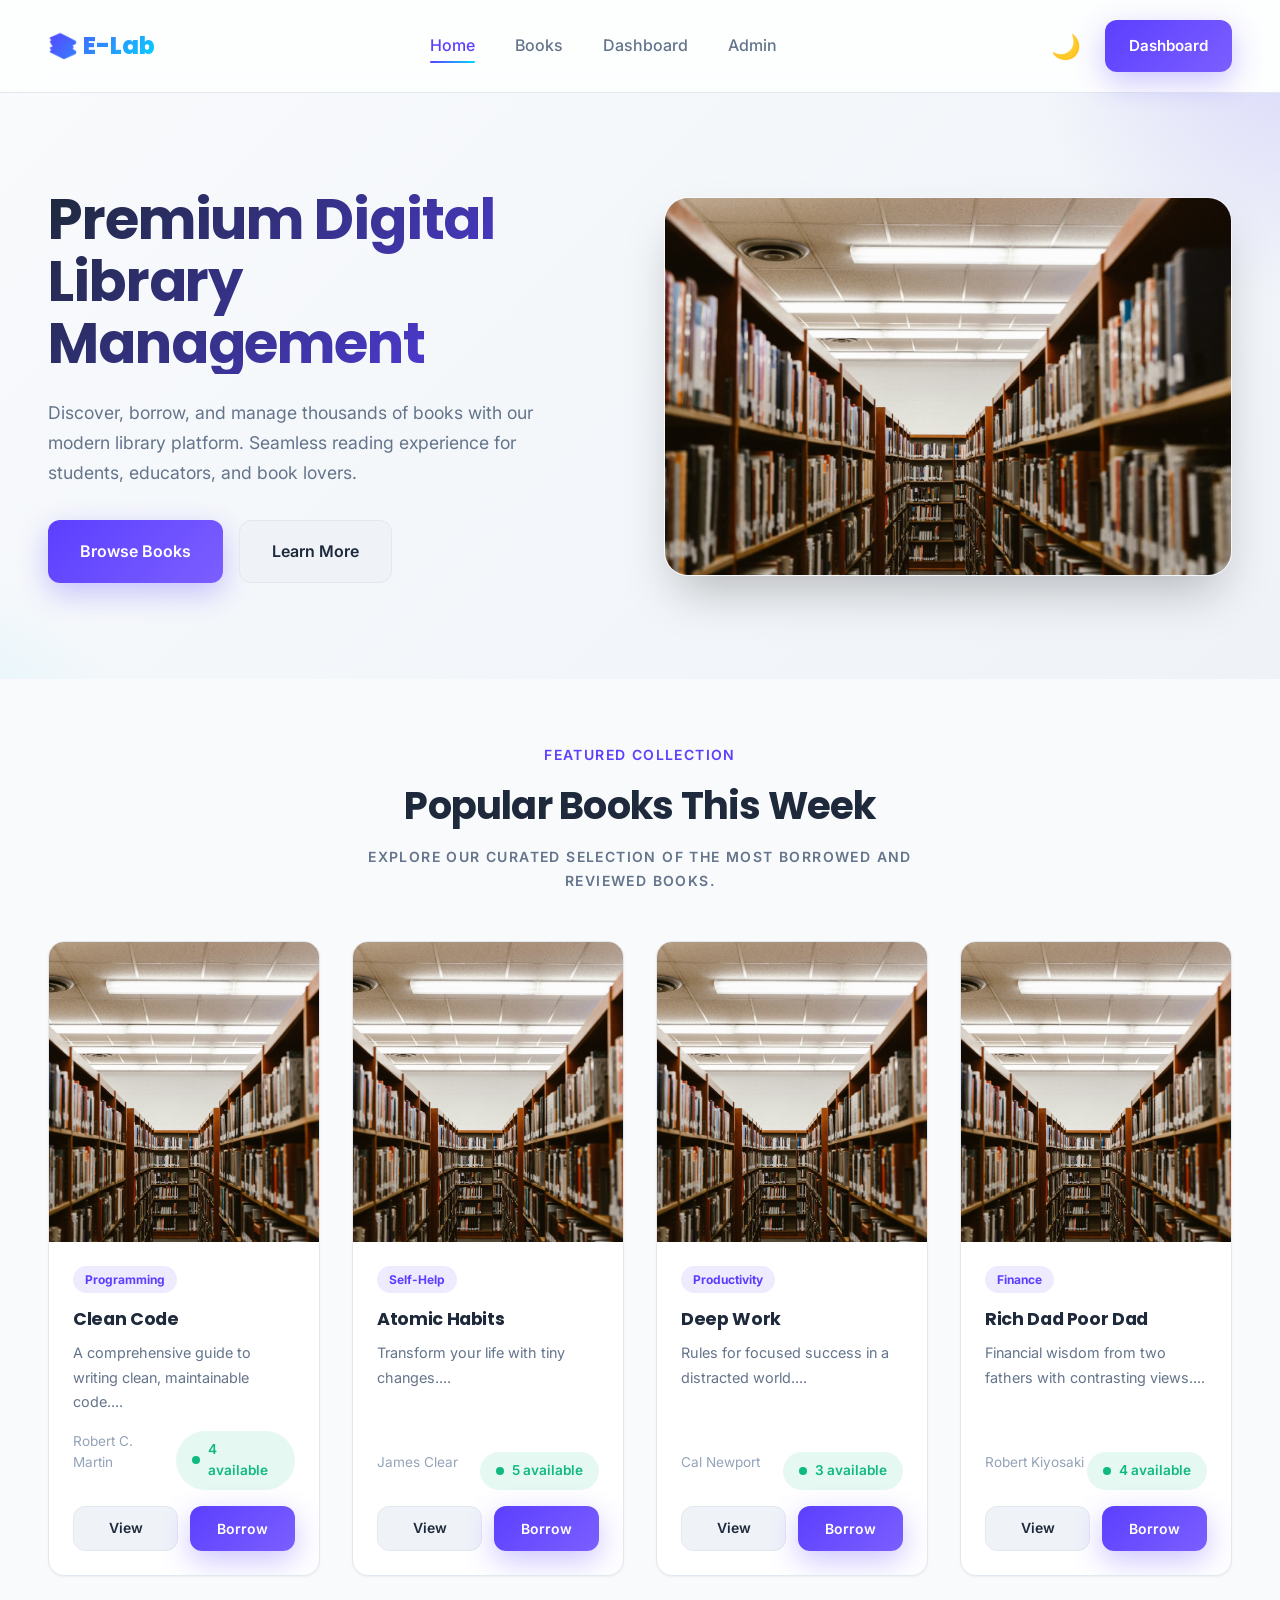
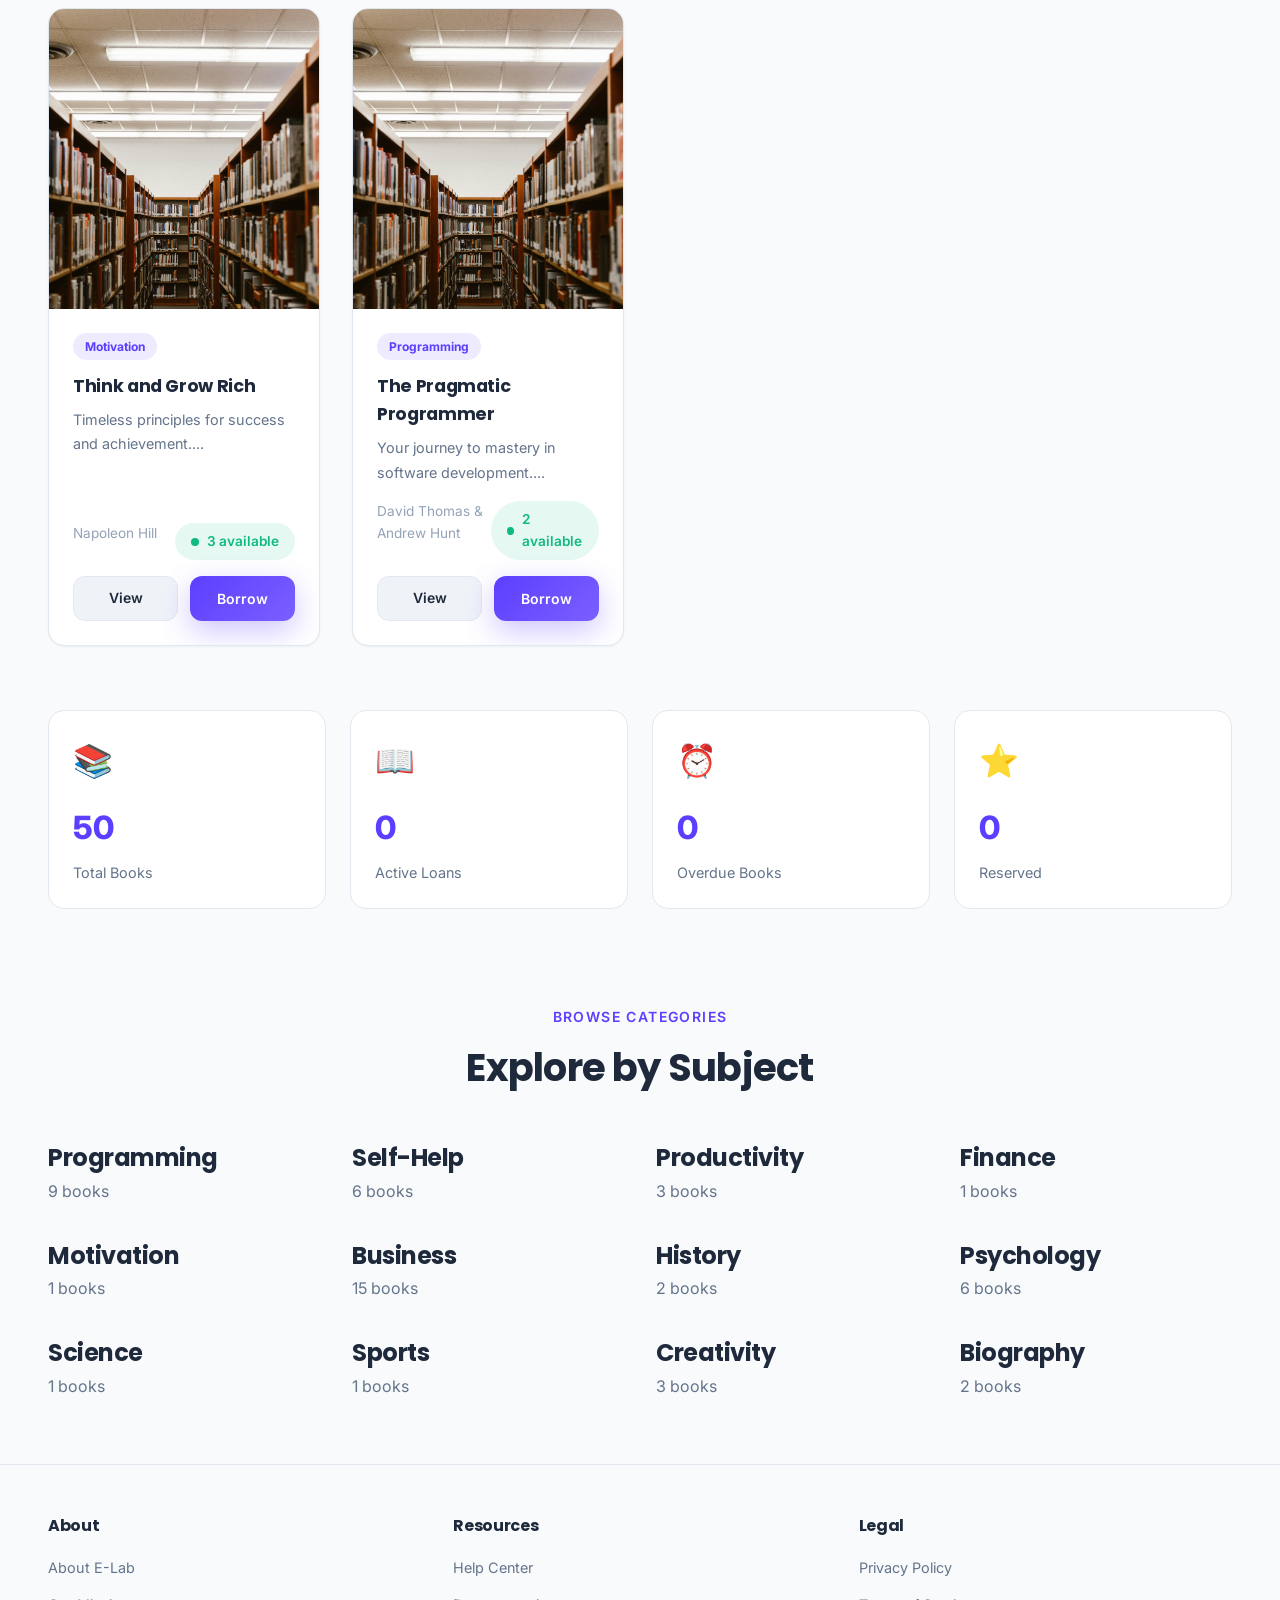
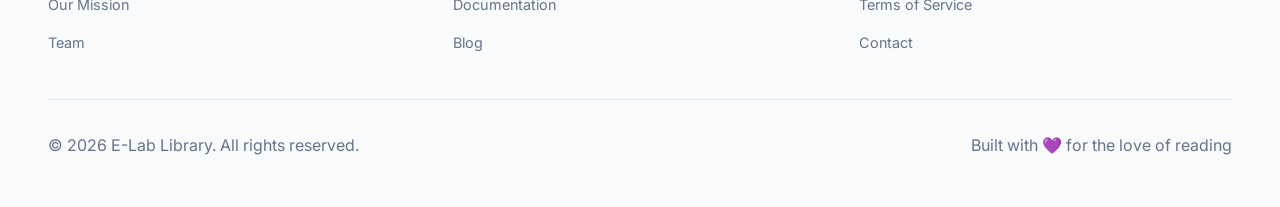
<file: index.html>
<!doctype html>
<html lang="en">
  <head>
    <meta charset="UTF-8" />
    <meta name="viewport" content="width=device-width, initial-scale=1.0" />
    <title>E-Lab Library - Premium Digital Library Management</title>
    <link rel="stylesheet" href="style.css" />
    <script defer src="script.js"></script>
  </head>
  <body class="home">
    <div class="page-wrapper">
      <header>
        <div class="container">
          <nav>
            <a href="index.html" class="logo">📚 E-Lab</a>
            <ul class="nav-links">
              <li><a href="index.html" class="active">Home</a></li>
              <li><a href="books.html">Books</a></li>
              <li><a href="dashboard.html">Dashboard</a></li>
              <li><a href="admin.html">Admin</a></li>
            </ul>
            <div class="nav-right">
              <button class="theme-toggle">🌙</button>
              <a href="dashboard.html" class="btn btn-primary">Dashboard</a>
            </div>
          </nav>
        </div>
      </header>

      <main class="page-content">
        <section class="hero">
          <div class="container">
            <div class="hero-content">
              <div class="hero-text">
                <h1>Premium Digital Library Management</h1>
                <p>
                  Discover, borrow, and manage thousands of books with our
                  modern library platform. Seamless reading experience for
                  students, educators, and book lovers.
                </p>
                <div class="hero-actions">
                  <a href="books.html" class="btn btn-primary btn-lg"
                    >Browse Books</a
                  >
                  <a href="#featured" class="btn btn-secondary btn-lg"
                    >Learn More</a
                  >
                </div>
              </div>
              <div class="hero-image">
                <img src="library.avif" alt="Library" />
              </div>
            </div>
          </div>
        </section>

        <section class="featured-section" id="featured">
          <div class="container">
            <div class="section-header">
              <p>Featured Collection</p>
              <h2>Popular Books This Week</h2>
              <p class="description">
                Explore our curated selection of the most borrowed and reviewed
                books.
              </p>
            </div>
            <div id="homeFeaturedGrid" class="card-grid"></div>
          </div>
        </section>

        <section class="stats-section">
          <div class="container">
            <div class="stats-container">
              <div class="stat-card">
                <div class="stat-icon">📚</div>
                <div class="stat-value" id="statTotalBooks">0</div>
                <div class="stat-label">Total Books</div>
              </div>
              <div class="stat-card">
                <div class="stat-icon">📖</div>
                <div class="stat-value" id="statActiveLoans">0</div>
                <div class="stat-label">Active Loans</div>
              </div>
              <div class="stat-card">
                <div class="stat-icon">⏰</div>
                <div class="stat-value" id="statOverdueCount">0</div>
                <div class="stat-label">Overdue Books</div>
              </div>
              <div class="stat-card">
                <div class="stat-icon">⭐</div>
                <div class="stat-value" id="statReservedCount">0</div>
                <div class="stat-label">Reserved</div>
              </div>
            </div>
          </div>
        </section>

        <section class="featured-section">
          <div class="container">
            <div class="section-header">
              <p>Browse Categories</p>
              <h2>Explore by Subject</h2>
            </div>
            <div id="homeCategories" class="card-grid"></div>
          </div>
        </section>
      </main>

      <footer>
        <div class="container">
          <div class="footer-content">
            <div class="footer-section">
              <h4>About</h4>
              <ul>
                <li><a href="#">About E-Lab</a></li>
                <li><a href="#">Our Mission</a></li>
                <li><a href="#">Team</a></li>
              </ul>
            </div>
            <div class="footer-section">
              <h4>Resources</h4>
              <ul>
                <li><a href="#">Help Center</a></li>
                <li><a href="#">Documentation</a></li>
                <li><a href="#">Blog</a></li>
              </ul>
            </div>
            <div class="footer-section">
              <h4>Legal</h4>
              <ul>
                <li><a href="#">Privacy Policy</a></li>
                <li><a href="#">Terms of Service</a></li>
                <li><a href="#">Contact</a></li>
              </ul>
            </div>
          </div>
          <div class="footer-bottom">
            <p>&copy; 2026 E-Lab Library. All rights reserved.</p>
            <p>Built with 💜 for the love of reading</p>
          </div>
        </div>
      </footer>
    </div>

    <div class="toast-container"></div>
  </body>
</html>
</file>
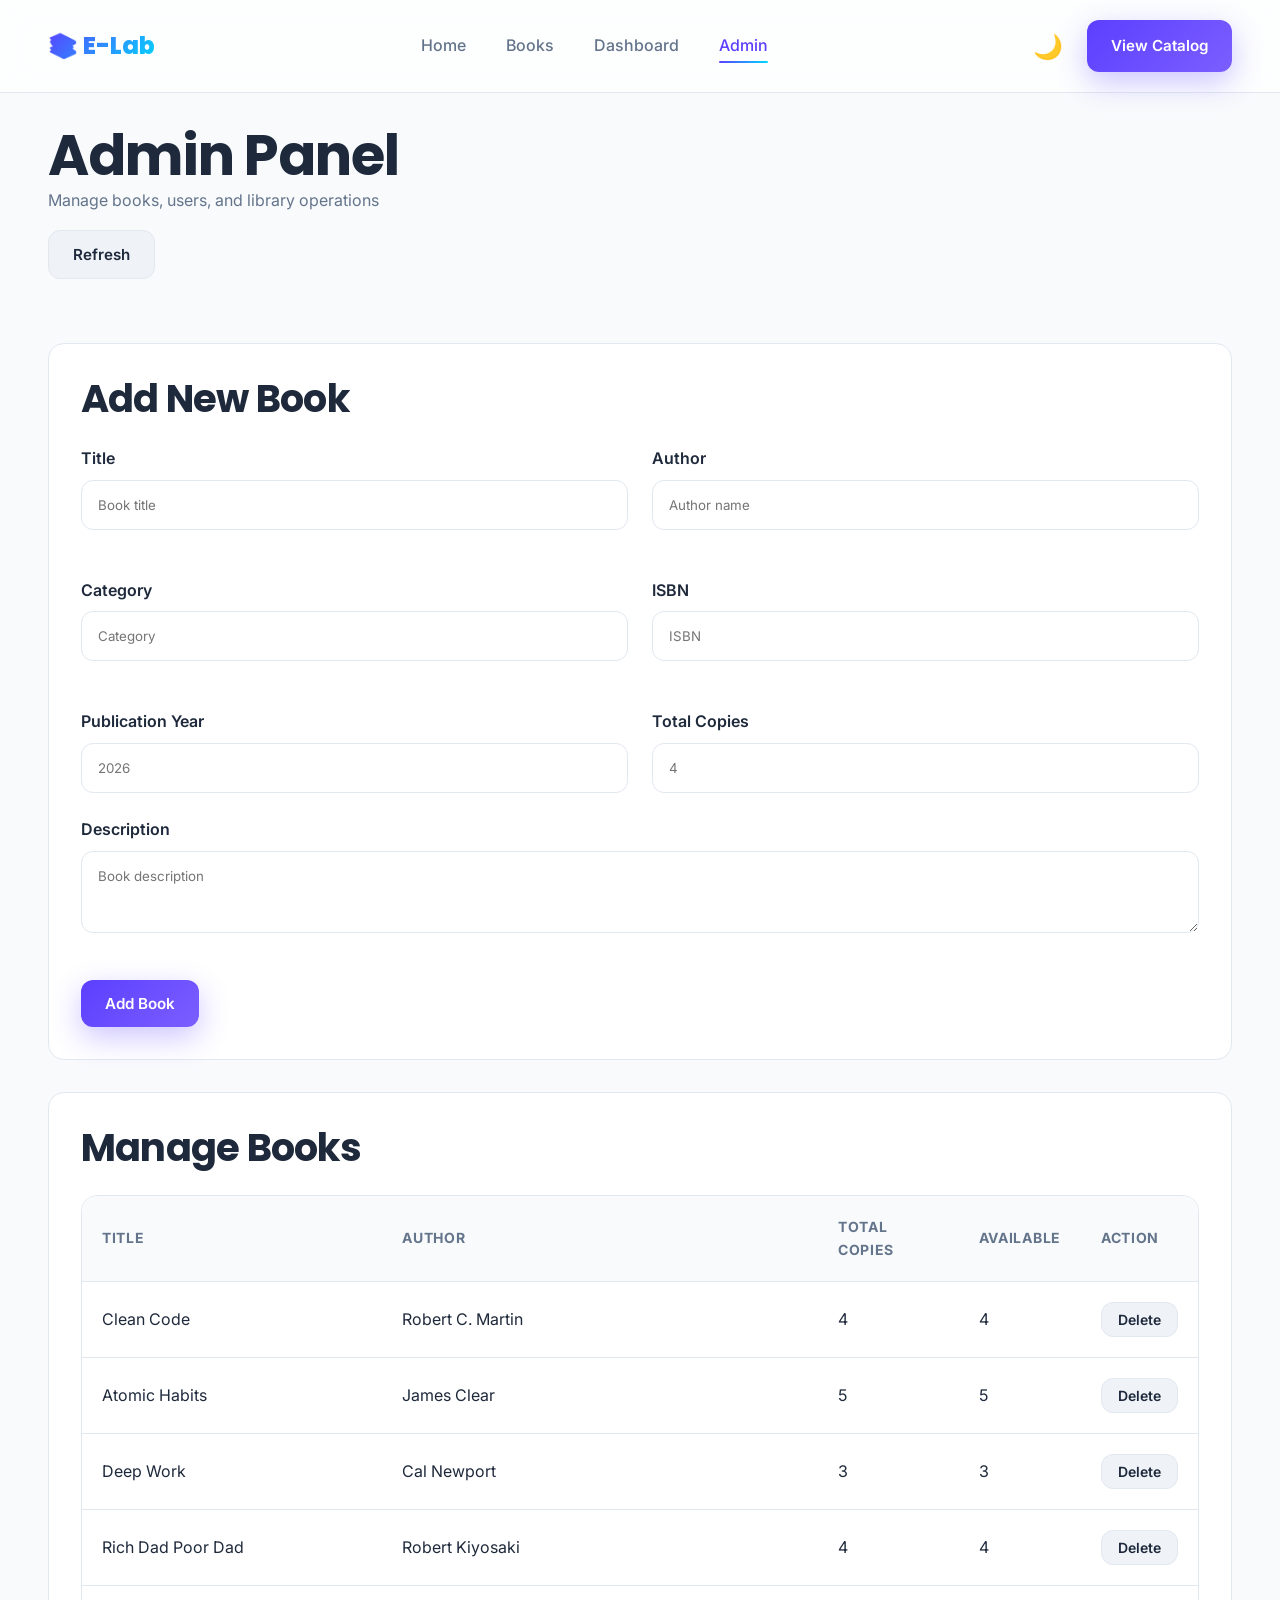
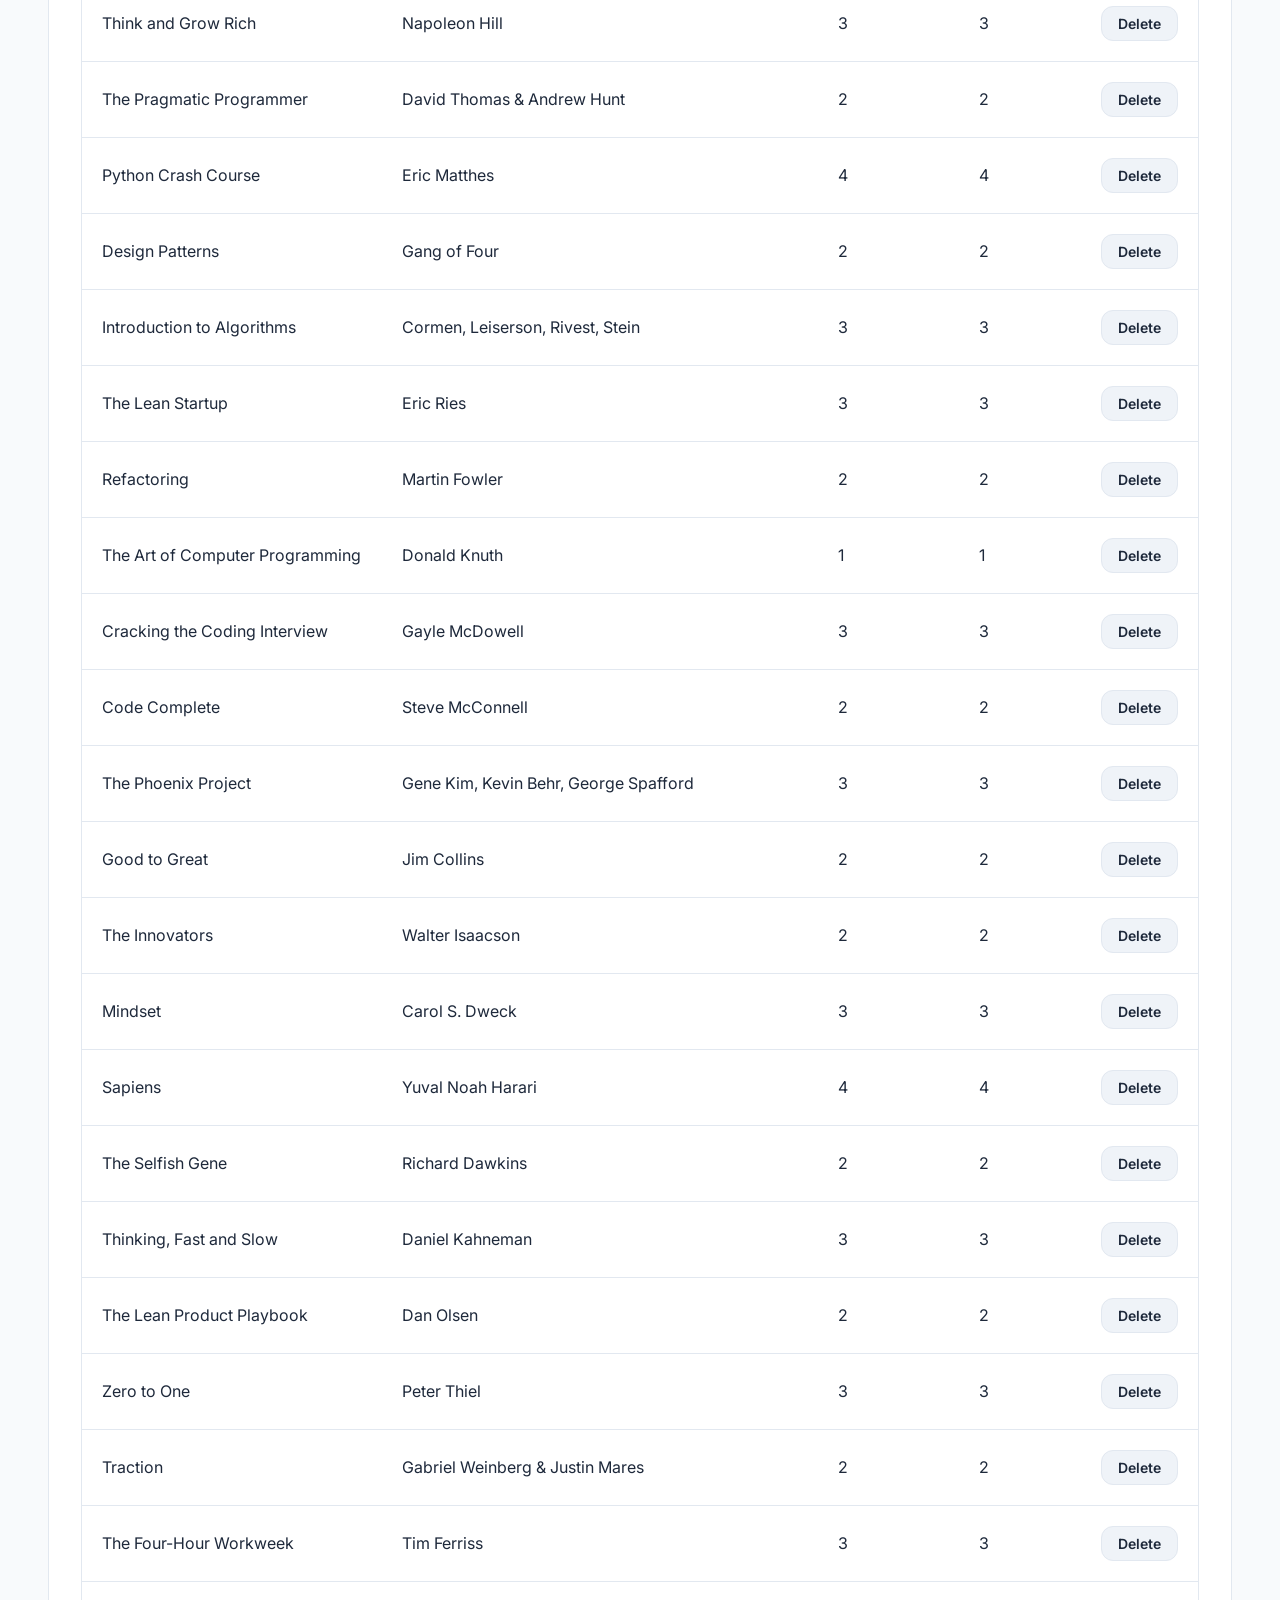
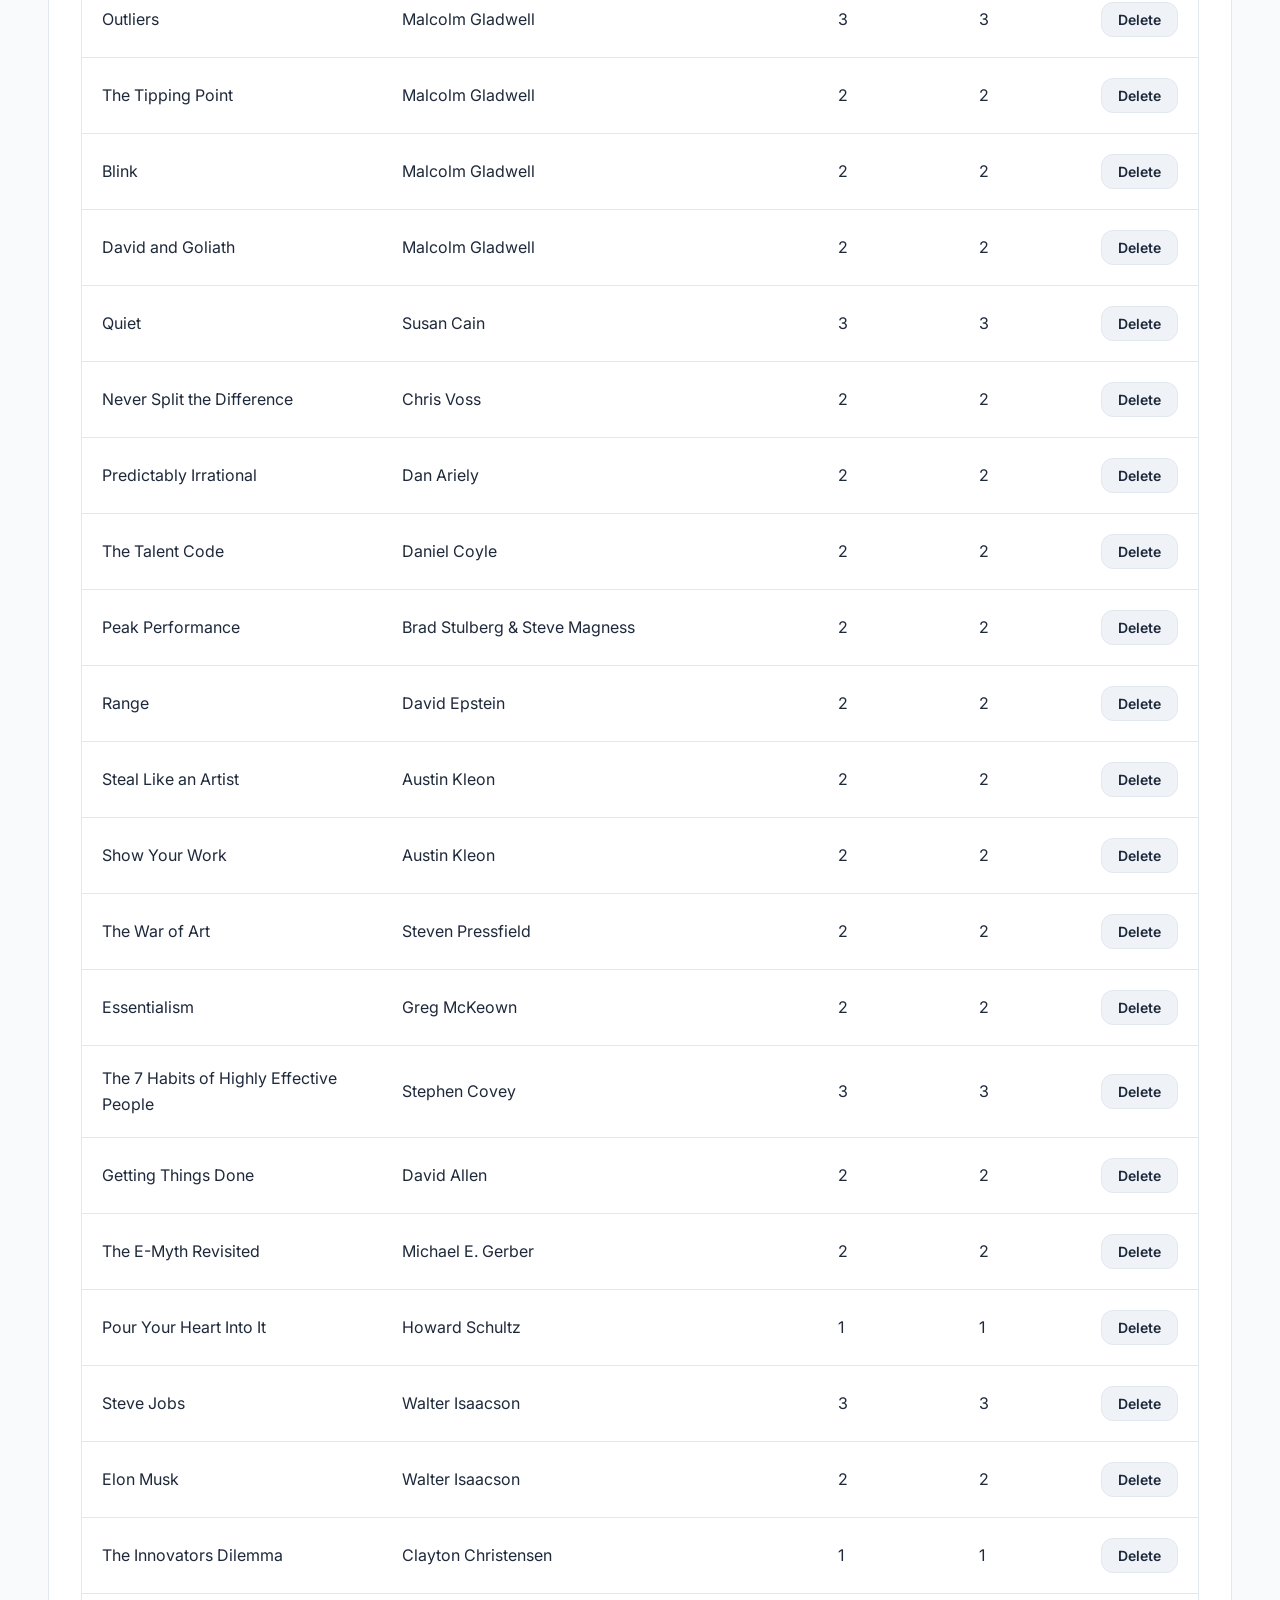
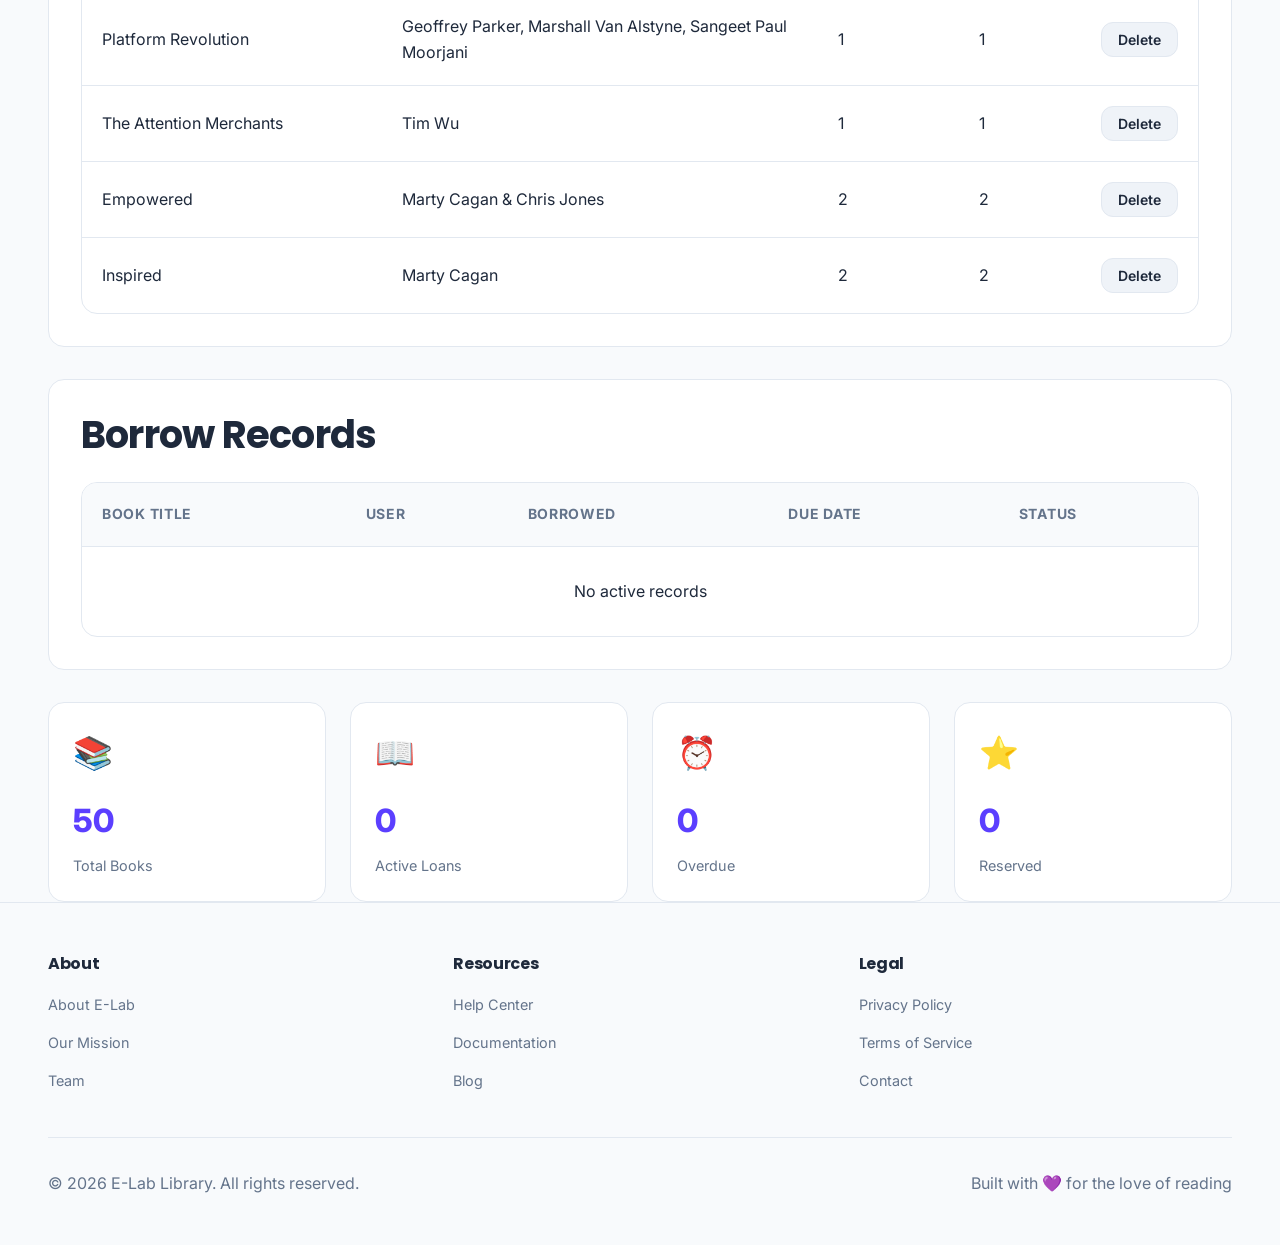
<file: admin.html>
<!doctype html>
<html lang="en">
  <head>
    <meta charset="UTF-8" />
    <meta name="viewport" content="width=device-width, initial-scale=1.0" />
    <title>Admin Panel - E-Lab Library</title>
    <link rel="stylesheet" href="style.css" />
    <script defer src="script.js"></script>
  </head>
  <body class="admin">
    <div class="page-wrapper">
      <header>
        <div class="container">
          <nav>
            <a href="index.html" class="logo">📚 E-Lab</a>
            <ul class="nav-links">
              <li><a href="index.html">Home</a></li>
              <li><a href="books.html">Books</a></li>
              <li><a href="dashboard.html">Dashboard</a></li>
              <li><a href="admin.html" class="active">Admin</a></li>
            </ul>
            <div class="nav-right">
              <button class="theme-toggle">🌙</button>
              <a href="books.html" class="btn btn-primary">View Catalog</a>
            </div>
          </nav>
        </div>
      </header>

      <main class="page-content">
        <div class="container">
          <section style="padding: 2rem 0; margin-bottom: 2rem">
            <h1>Admin Panel</h1>
            <p>Manage books, users, and library operations</p>
            <button
              id="adminRefresh"
              class="btn btn-secondary"
              style="margin-top: 1rem"
            >
              Refresh
            </button>
          </section>

          <div style="display: grid; gap: 2rem">
            <div class="stat-card" style="padding: 2rem">
              <h2>Add New Book</h2>
              <div class="form-grid" style="margin-top: 1.5rem">
                <div class="form-group">
                  <label>Title</label>
                  <input id="adminTitle" type="text" placeholder="Book title" />
                </div>
                <div class="form-group">
                  <label>Author</label>
                  <input
                    id="adminAuthor"
                    type="text"
                    placeholder="Author name"
                  />
                </div>
                <div class="form-group">
                  <label>Category</label>
                  <input
                    id="adminCategory"
                    type="text"
                    placeholder="Category"
                  />
                </div>
                <div class="form-group">
                  <label>ISBN</label>
                  <input id="adminIsbn" type="text" placeholder="ISBN" />
                </div>
                <div class="form-group">
                  <label>Publication Year</label>
                  <input id="adminYear" type="number" placeholder="2026" />
                </div>
                <div class="form-group">
                  <label>Total Copies</label>
                  <input id="adminCopies" type="number" placeholder="4" />
                </div>
              </div>
              <div class="form-group">
                <label>Description</label>
                <textarea
                  id="adminDescription"
                  rows="3"
                  placeholder="Book description"
                ></textarea>
              </div>
              <button
                id="adminAddBook"
                class="btn btn-primary"
                style="margin-top: 1rem"
              >
                Add Book
              </button>
            </div>

            <div class="stat-card" style="padding: 2rem">
              <h2>Manage Books</h2>
              <div class="table-container" style="margin-top: 1.5rem">
                <table>
                  <thead>
                    <tr>
                      <th>Title</th>
                      <th>Author</th>
                      <th>Total Copies</th>
                      <th>Available</th>
                      <th>Action</th>
                    </tr>
                  </thead>
                  <tbody id="adminBooksTable"></tbody>
                </table>
              </div>
            </div>

            <div class="stat-card" style="padding: 2rem">
              <h2>Borrow Records</h2>
              <div class="table-container" style="margin-top: 1.5rem">
                <table>
                  <thead>
                    <tr>
                      <th>Book Title</th>
                      <th>User</th>
                      <th>Borrowed</th>
                      <th>Due Date</th>
                      <th>Status</th>
                    </tr>
                  </thead>
                  <tbody id="adminBorrowRecords"></tbody>
                </table>
              </div>
            </div>

            <div
              style="
                display: grid;
                grid-template-columns: repeat(auto-fit, minmax(200px, 1fr));
                gap: 1.5rem;
              "
            >
              <div class="stat-card">
                <div class="stat-icon">📚</div>
                <div class="stat-value" id="adminTotalBooks">0</div>
                <div class="stat-label">Total Books</div>
              </div>
              <div class="stat-card">
                <div class="stat-icon">📖</div>
                <div class="stat-value" id="adminActiveLoans">0</div>
                <div class="stat-label">Active Loans</div>
              </div>
              <div class="stat-card">
                <div class="stat-icon">⏰</div>
                <div class="stat-value" id="adminOverdueLoans">0</div>
                <div class="stat-label">Overdue</div>
              </div>
              <div class="stat-card">
                <div class="stat-icon">⭐</div>
                <div class="stat-value" id="adminReservedBooks">0</div>
                <div class="stat-label">Reserved</div>
              </div>
            </div>
          </div>
        </div>
      </main>

      <footer>
        <div class="container">
          <div class="footer-content">
            <div class="footer-section">
              <h4>About</h4>
              <ul>
                <li><a href="#">About E-Lab</a></li>
                <li><a href="#">Our Mission</a></li>
                <li><a href="#">Team</a></li>
              </ul>
            </div>
            <div class="footer-section">
              <h4>Resources</h4>
              <ul>
                <li><a href="#">Help Center</a></li>
                <li><a href="#">Documentation</a></li>
                <li><a href="#">Blog</a></li>
              </ul>
            </div>
            <div class="footer-section">
              <h4>Legal</h4>
              <ul>
                <li><a href="#">Privacy Policy</a></li>
                <li><a href="#">Terms of Service</a></li>
                <li><a href="#">Contact</a></li>
              </ul>
            </div>
          </div>
          <div class="footer-bottom">
            <p>&copy; 2026 E-Lab Library. All rights reserved.</p>
            <p>Built with 💜 for the love of reading</p>
          </div>
        </div>
      </footer>
    </div>

    <div class="toast-container"></div>
  </body>
</html>
</file>
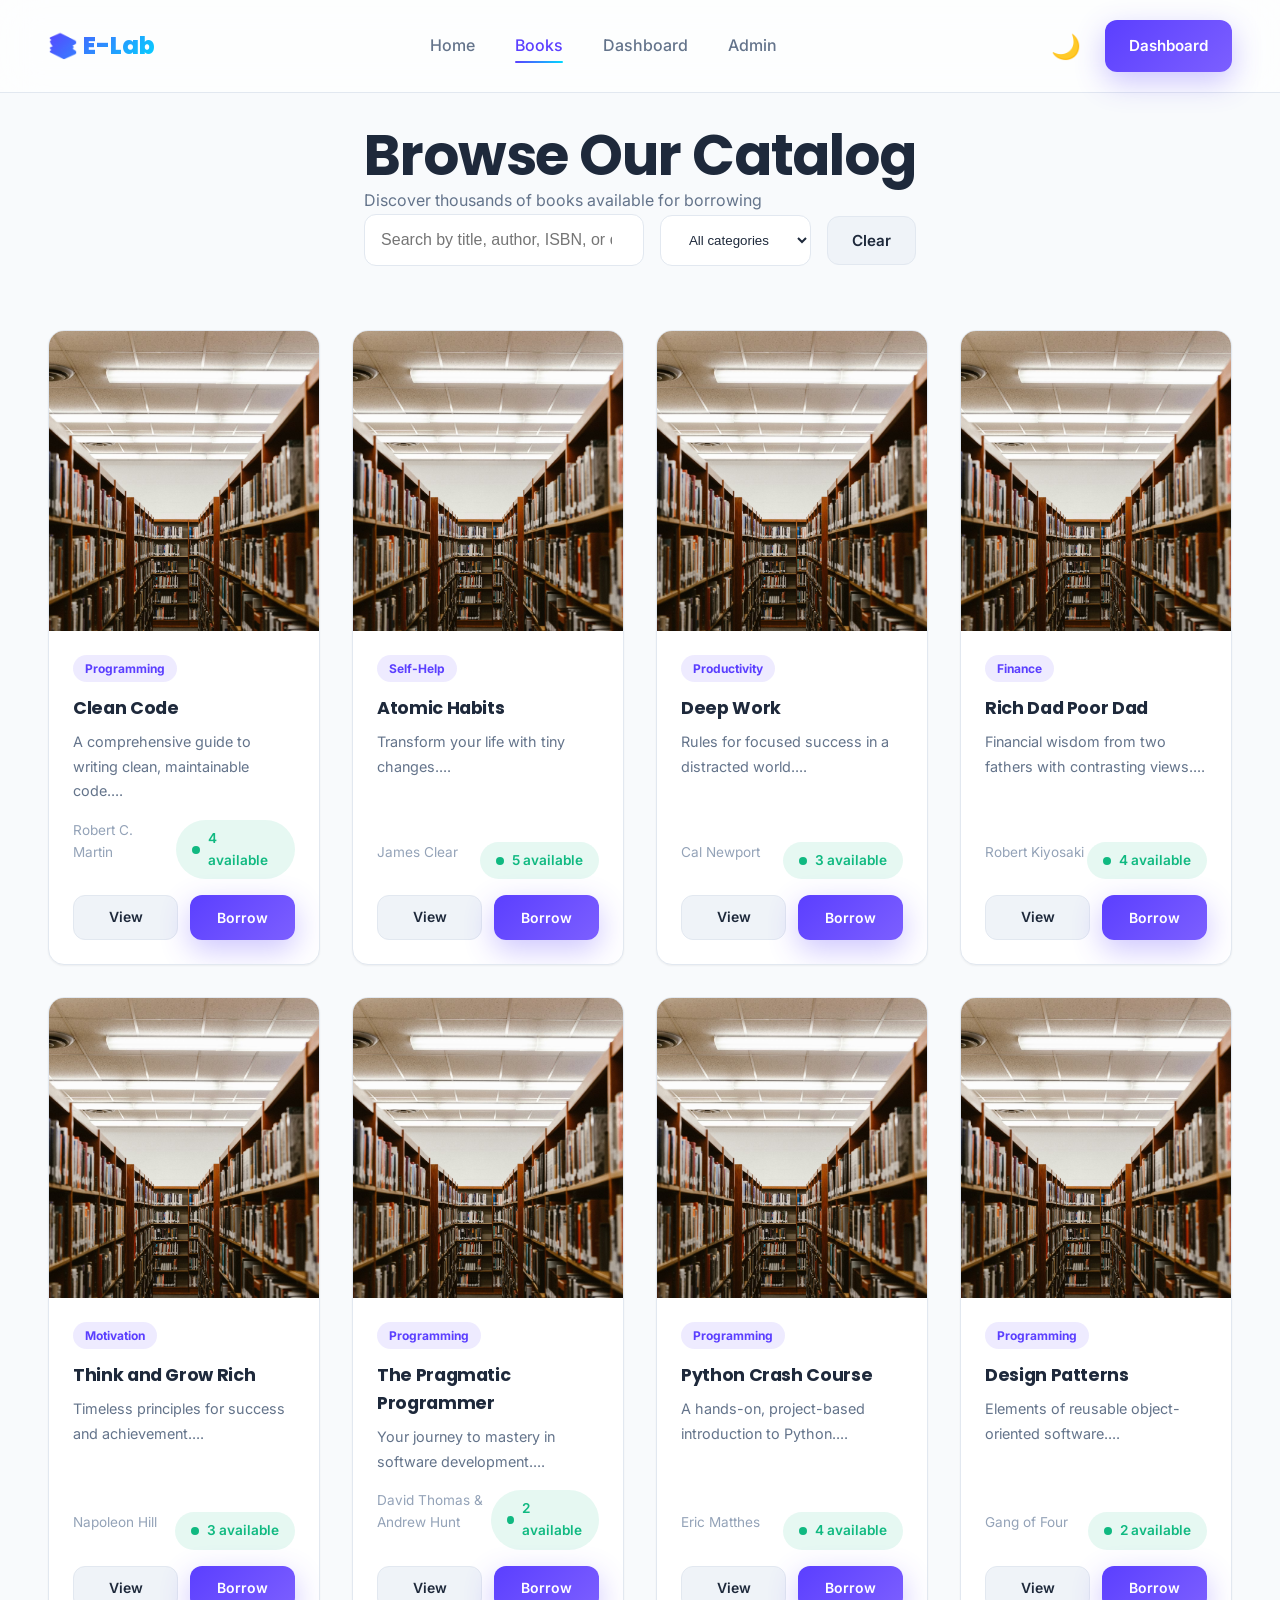
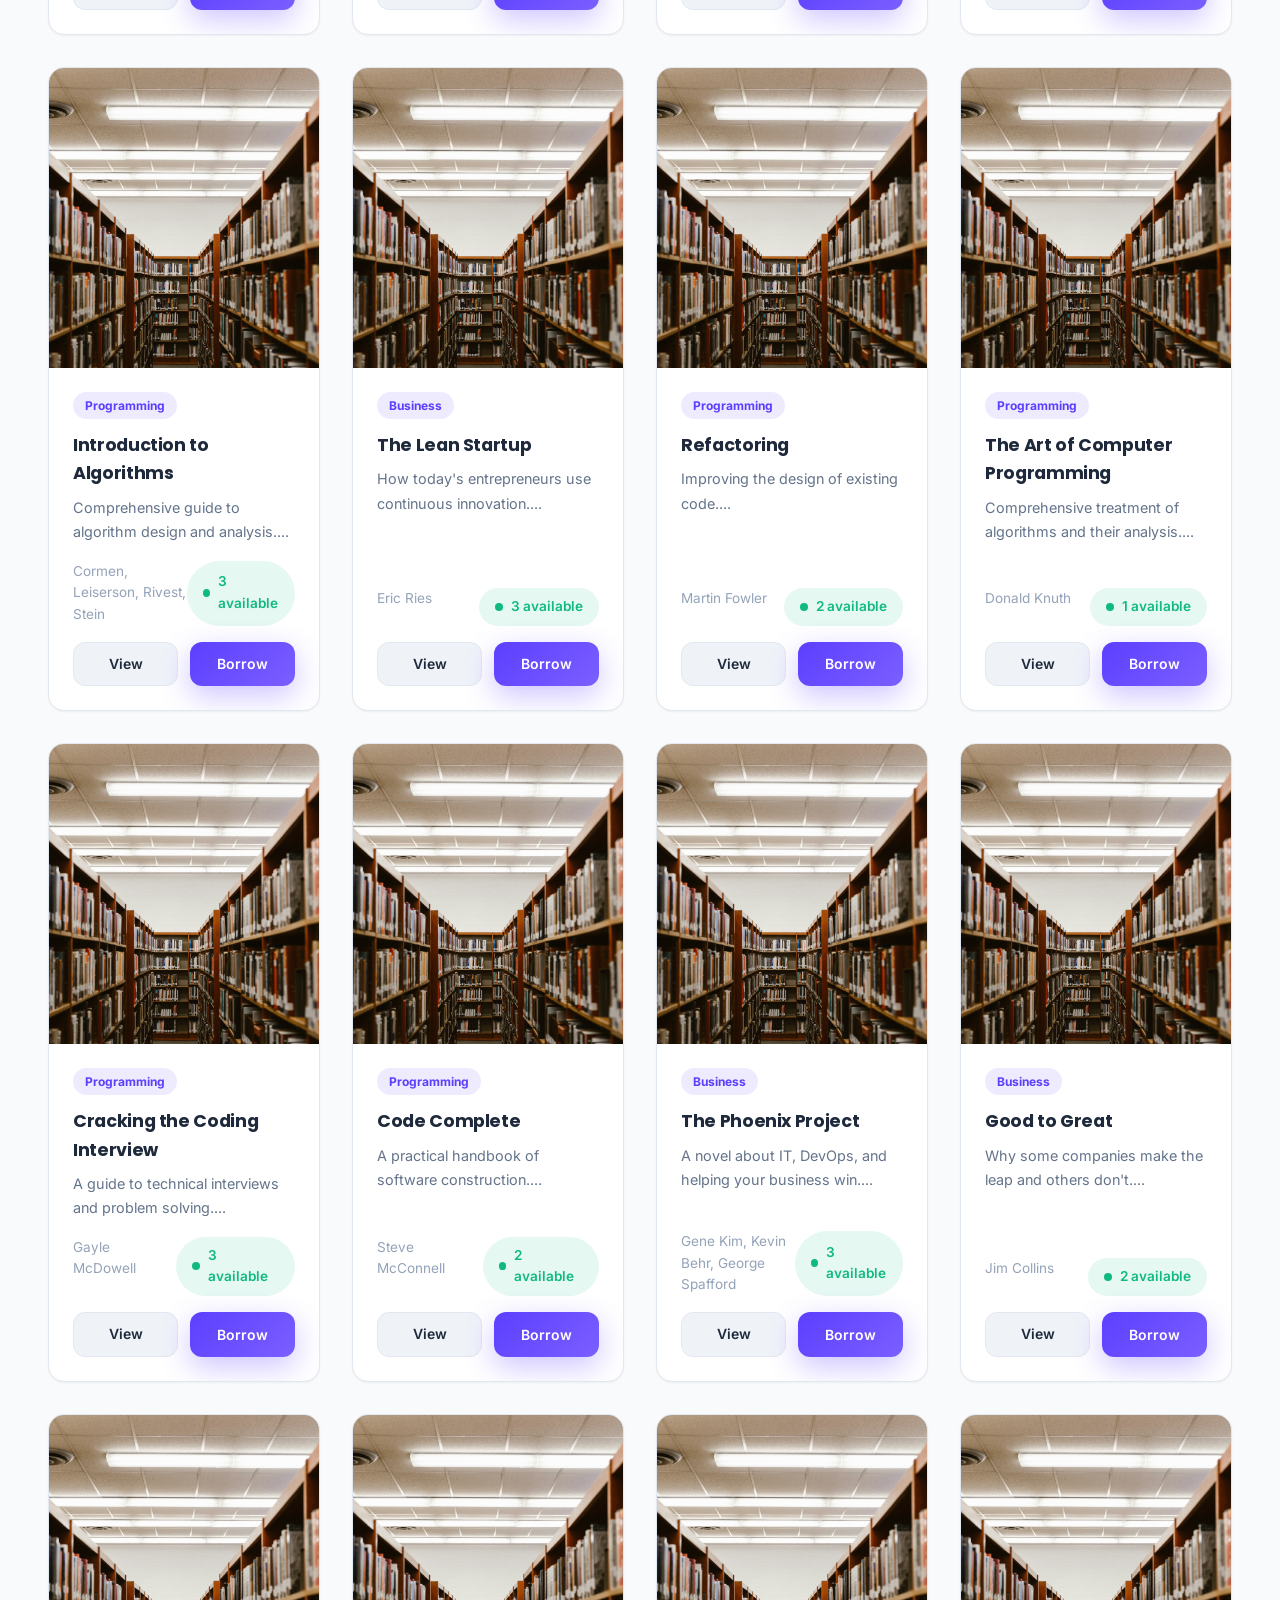
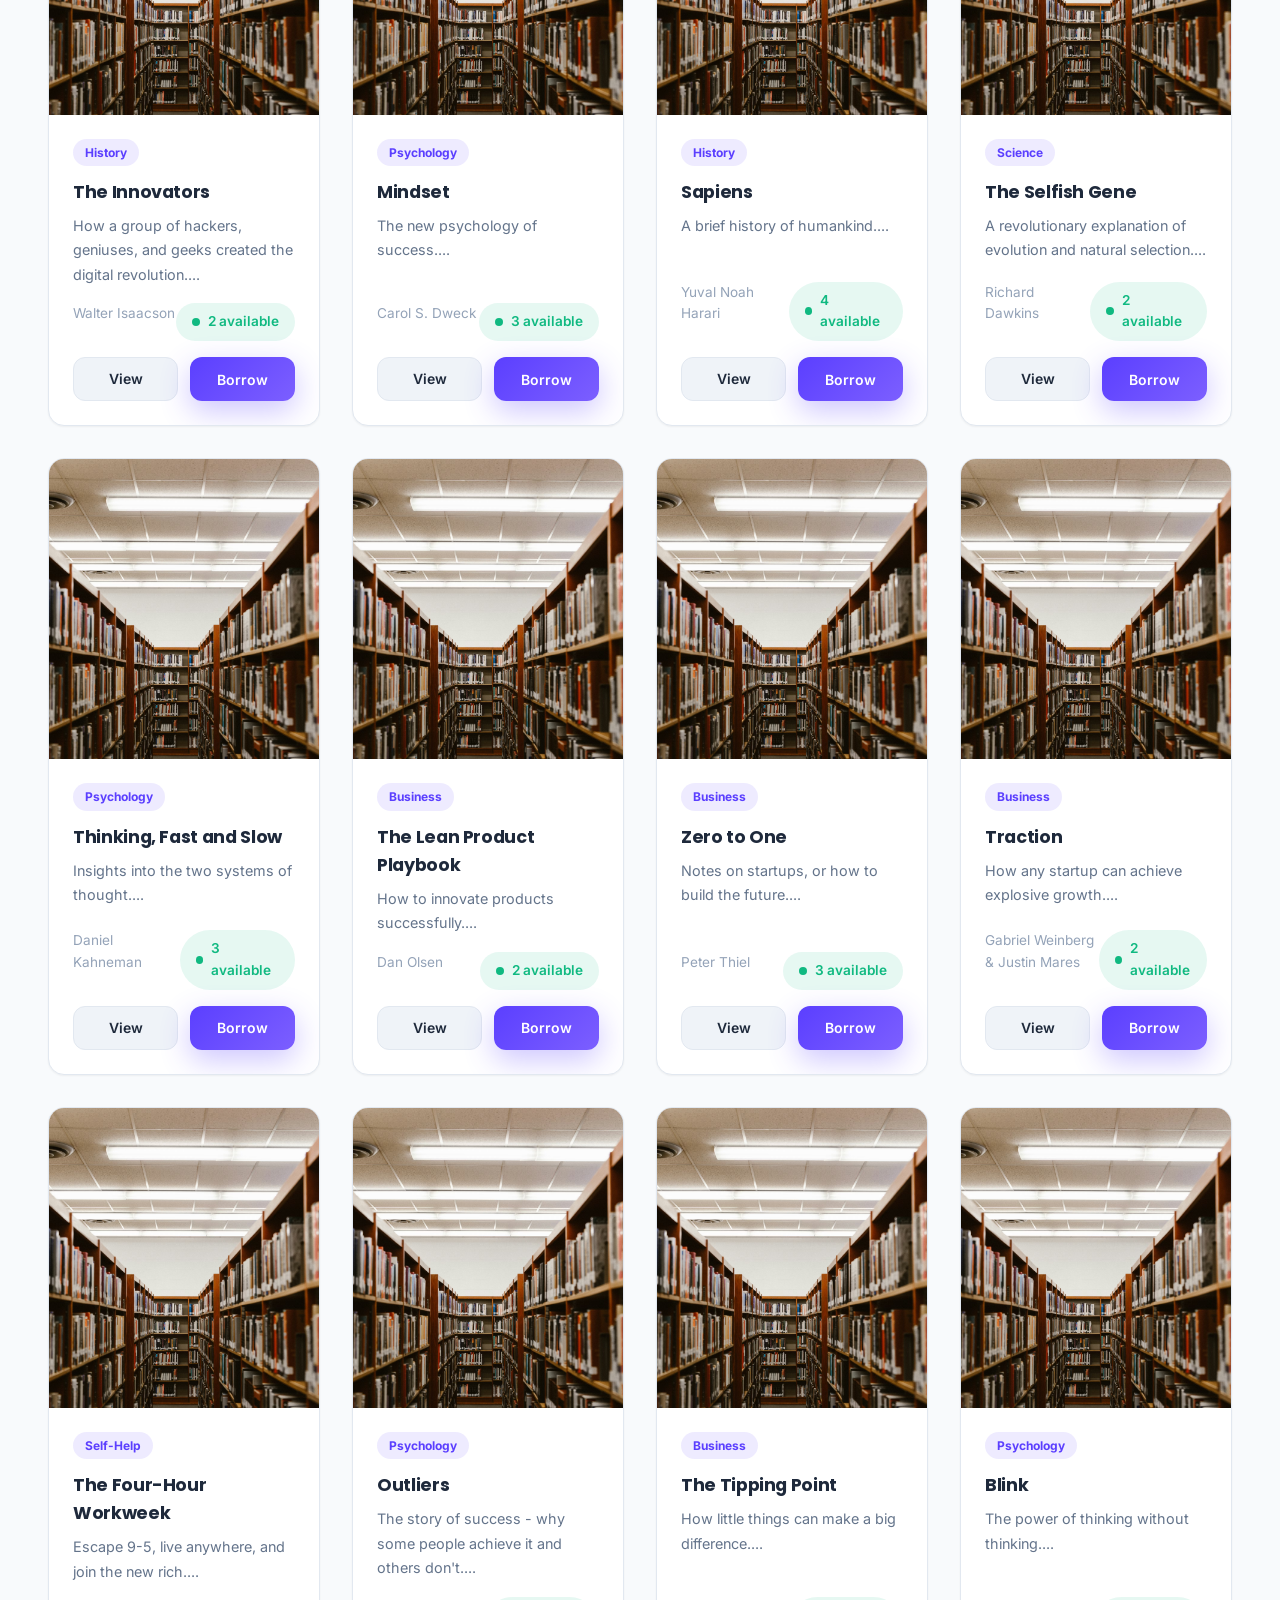
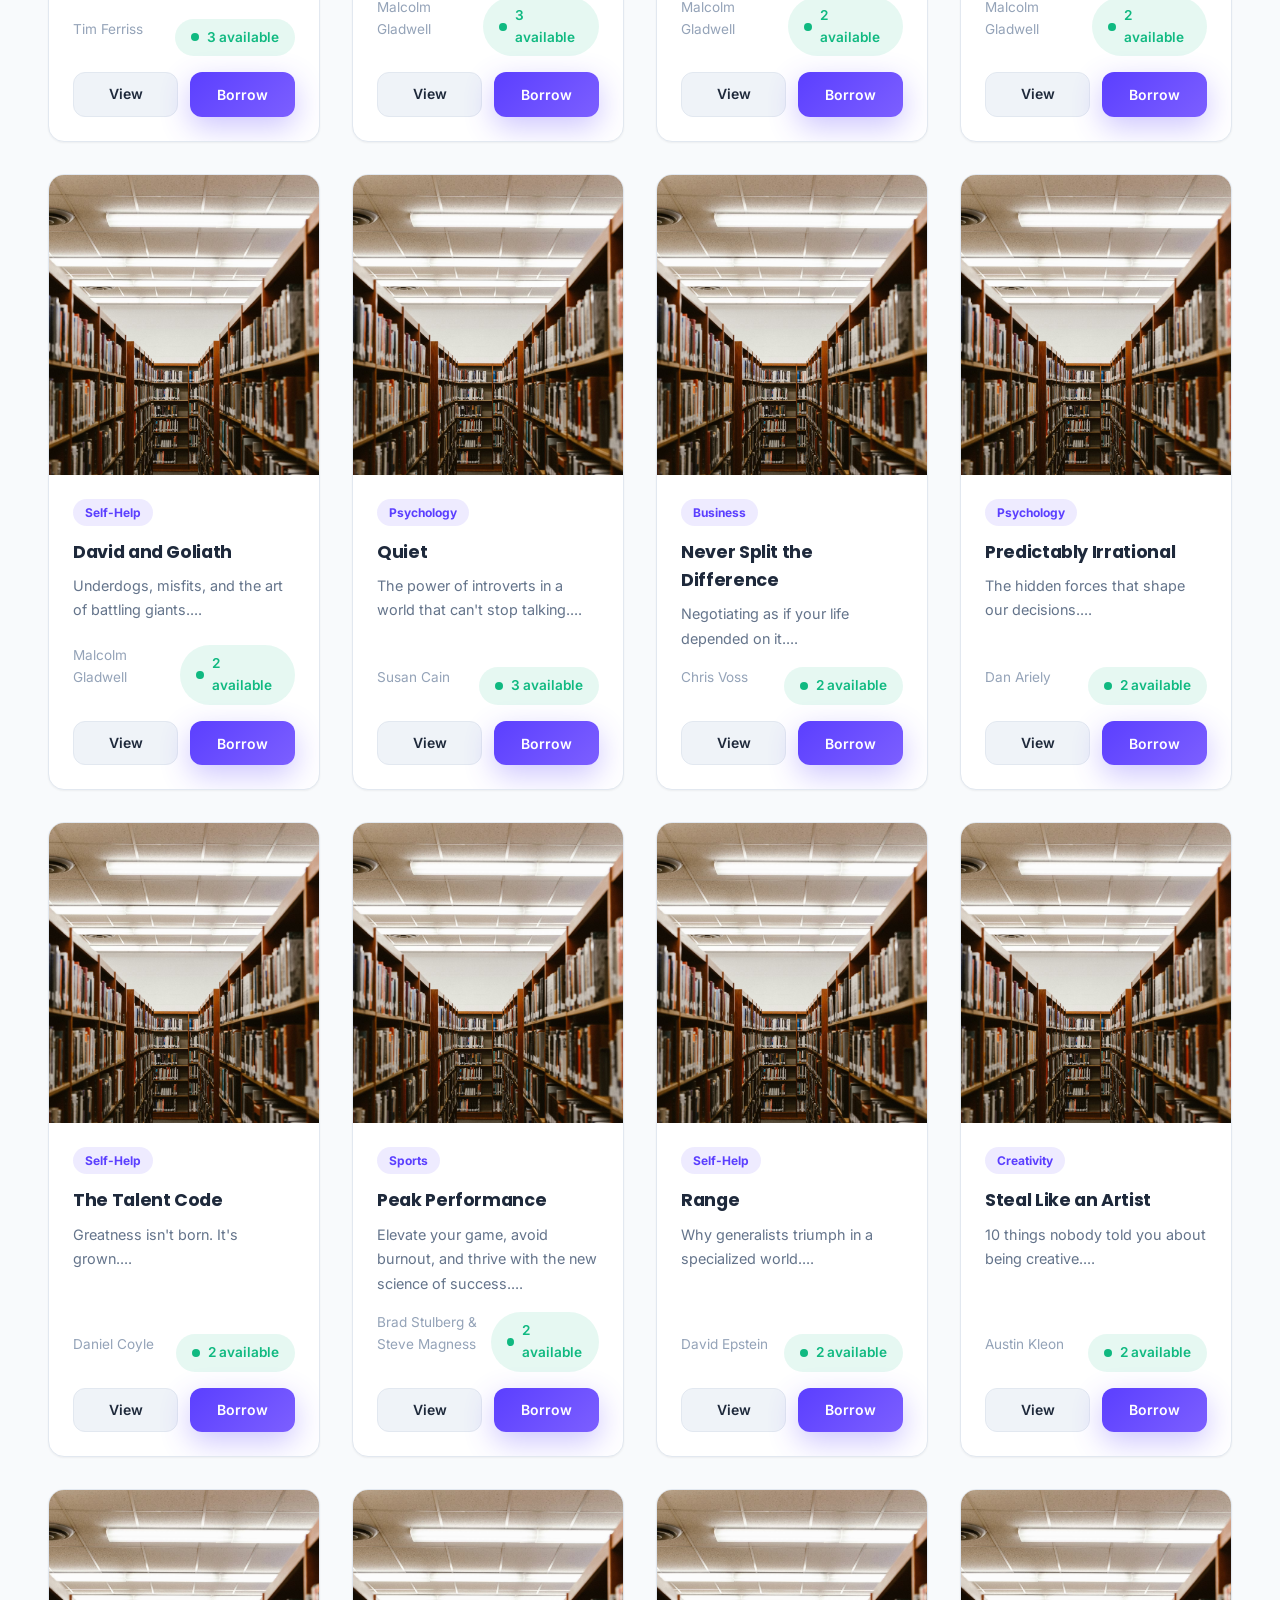
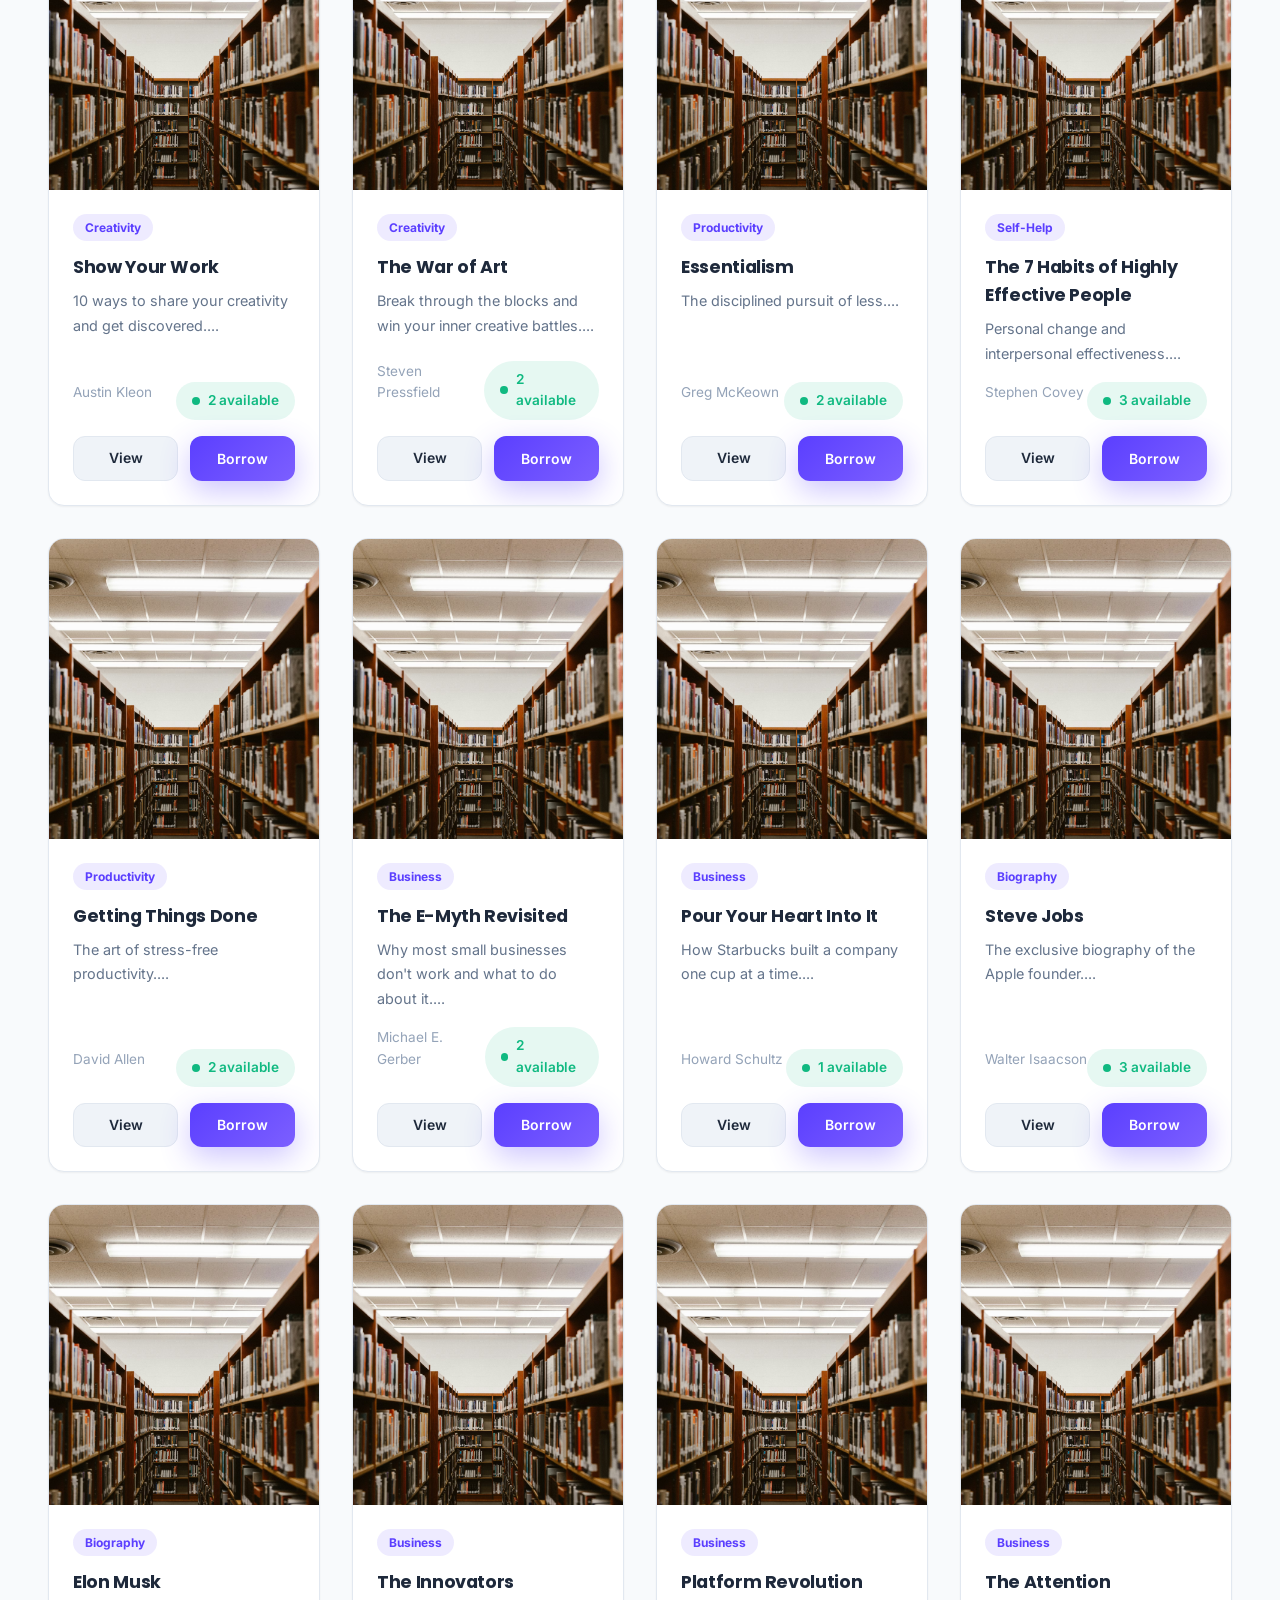
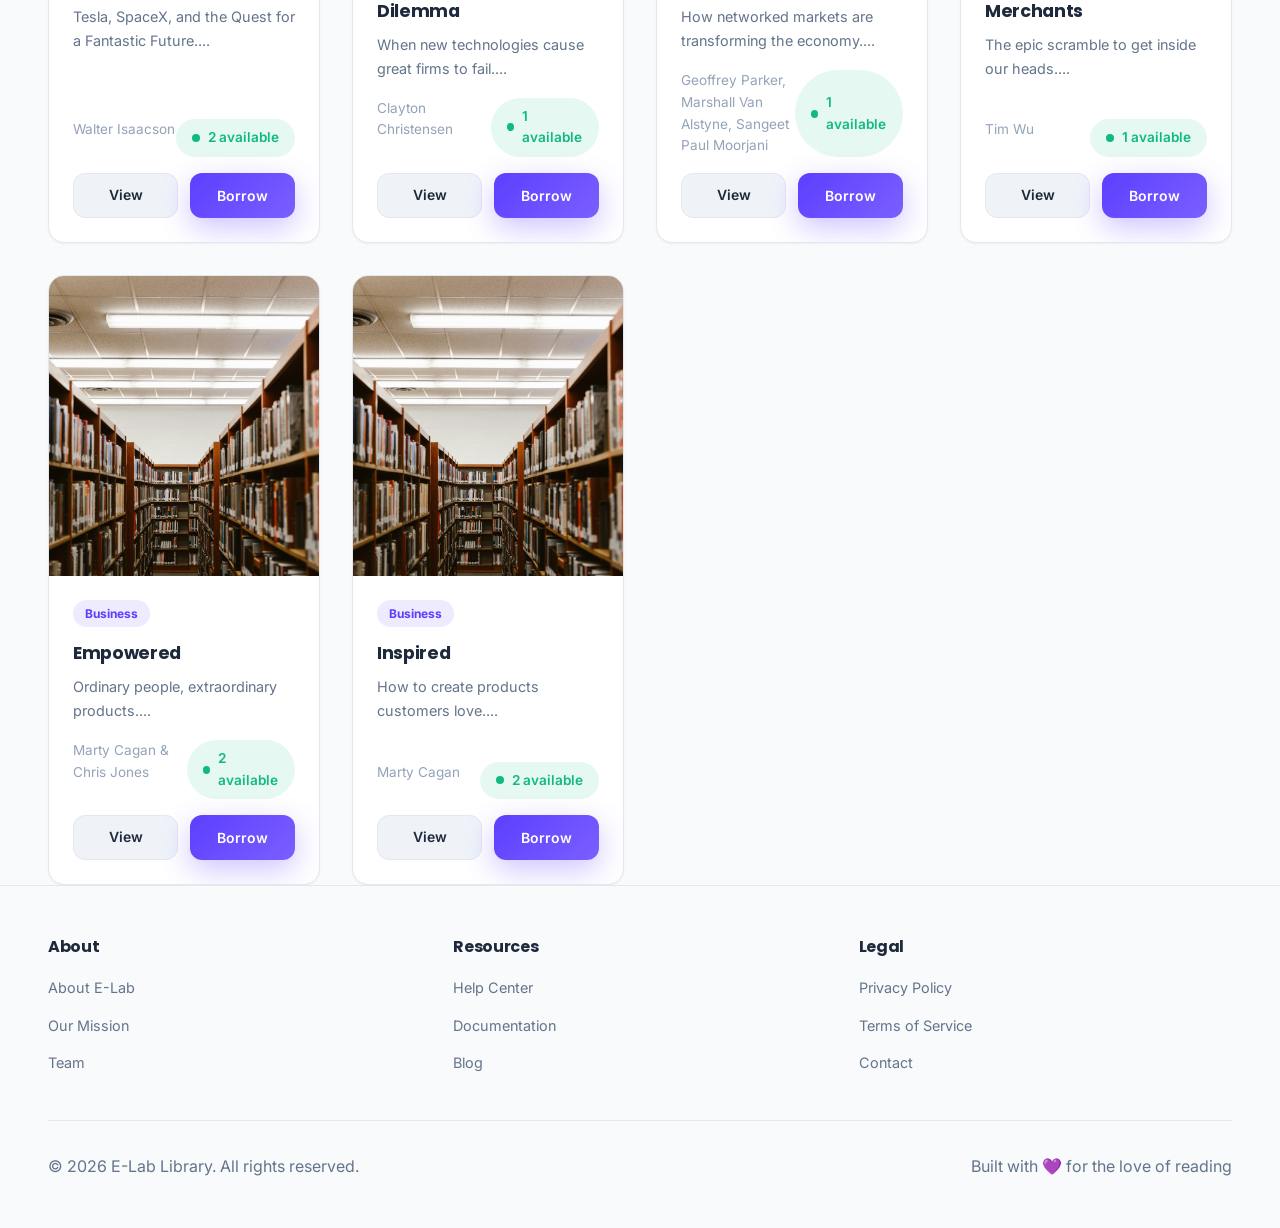
<file: book-details.html>
<!doctype html>
<html lang="en">
  <head>
    <meta charset="UTF-8" />
    <meta name="viewport" content="width=device-width, initial-scale=1.0" />
    <title>Book Details - E-Lab Library</title>
    <link rel="stylesheet" href="style.css" />
    <script defer src="script.js"></script>
  </head>
  <body class="book-details">
    <div class="page-wrapper">
      <header>
        <div class="container">
          <nav>
            <a href="index.html" class="logo">📚 E-Lab</a>
            <ul class="nav-links">
              <li><a href="index.html">Home</a></li>
              <li><a href="books.html">Books</a></li>
              <li><a href="dashboard.html">Dashboard</a></li>
              <li><a href="admin.html">Admin</a></li>
            </ul>
            <div class="nav-right">
              <button class="theme-toggle">🌙</button>
              <a href="dashboard.html" class="btn btn-primary">Dashboard</a>
            </div>
          </nav>
        </div>
      </header>

      <main class="page-content">
        <div class="container">
          <div class="book-details-container">
            <div class="book-cover-container">
              <div class="book-cover">
                <img src="library.avif" alt="Book cover" />
              </div>
            </div>

            <div class="book-info">
              <span class="book-info-badge" id="detailCategory">Category</span>
              <h1 id="detailTitle">Book Title</h1>
              <p id="detailDescription">Book description will appear here.</p>

              <div class="book-meta">
                <div class="meta-item">
                  <span>Author</span>
                  <span id="detailAuthor">Author name</span>
                </div>
                <div class="meta-item">
                  <span>ISBN</span>
                  <span id="detailIsbn">0000000000</span>
                </div>
                <div class="meta-item">
                  <span>Published</span>
                  <span id="detailYear">2026</span>
                </div>
                <div class="meta-item">
                  <span>Total Copies</span>
                  <span id="detailTotal">0</span>
                </div>
                <div class="meta-item">
                  <span>Available</span>
                  <span id="detailAvailable">0</span>
                </div>
              </div>

              <div class="book-actions">
                <button id="detailBorrowButton" class="btn btn-primary btn-lg">
                  Borrow Book
                </button>
                <button
                  id="detailReserveButton"
                  class="btn btn-secondary btn-lg"
                >
                  Reserve
                </button>
              </div>

              <div class="book-reviews">
                <h3>Reader Reviews</h3>
                <div id="detailReviews" class="review-list"></div>
              </div>
            </div>
          </div>
        </div>
      </main>

      <footer>
        <div class="container">
          <div class="footer-content">
            <div class="footer-section">
              <h4>About</h4>
              <ul>
                <li><a href="#">About E-Lab</a></li>
                <li><a href="#">Our Mission</a></li>
                <li><a href="#">Team</a></li>
              </ul>
            </div>
            <div class="footer-section">
              <h4>Resources</h4>
              <ul>
                <li><a href="#">Help Center</a></li>
                <li><a href="#">Documentation</a></li>
                <li><a href="#">Blog</a></li>
              </ul>
            </div>
            <div class="footer-section">
              <h4>Legal</h4>
              <ul>
                <li><a href="#">Privacy Policy</a></li>
                <li><a href="#">Terms of Service</a></li>
                <li><a href="#">Contact</a></li>
              </ul>
            </div>
          </div>
          <div class="footer-bottom">
            <p>&copy; 2026 E-Lab Library. All rights reserved.</p>
            <p>Built with 💜 for the love of reading</p>
          </div>
        </div>
      </footer>
    </div>

    <div class="toast-container"></div>
  </body>
</html>
</file>
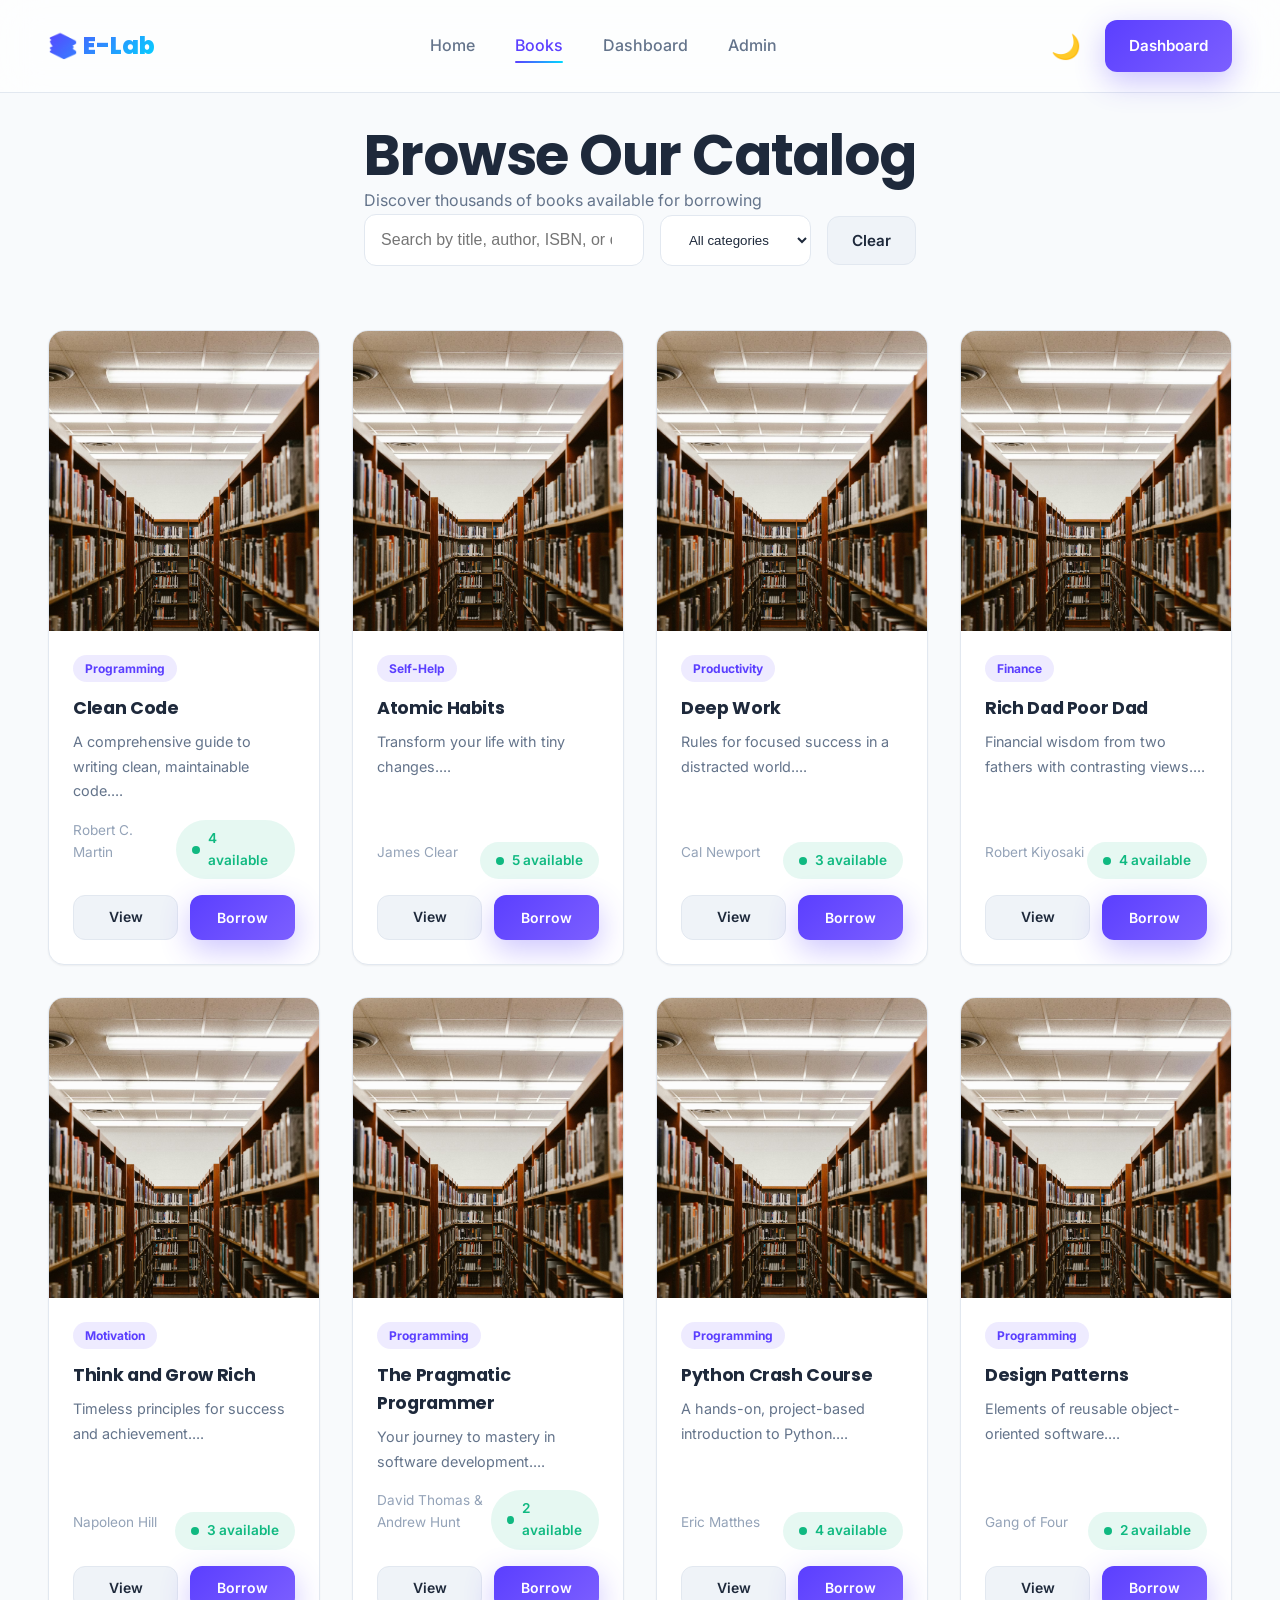
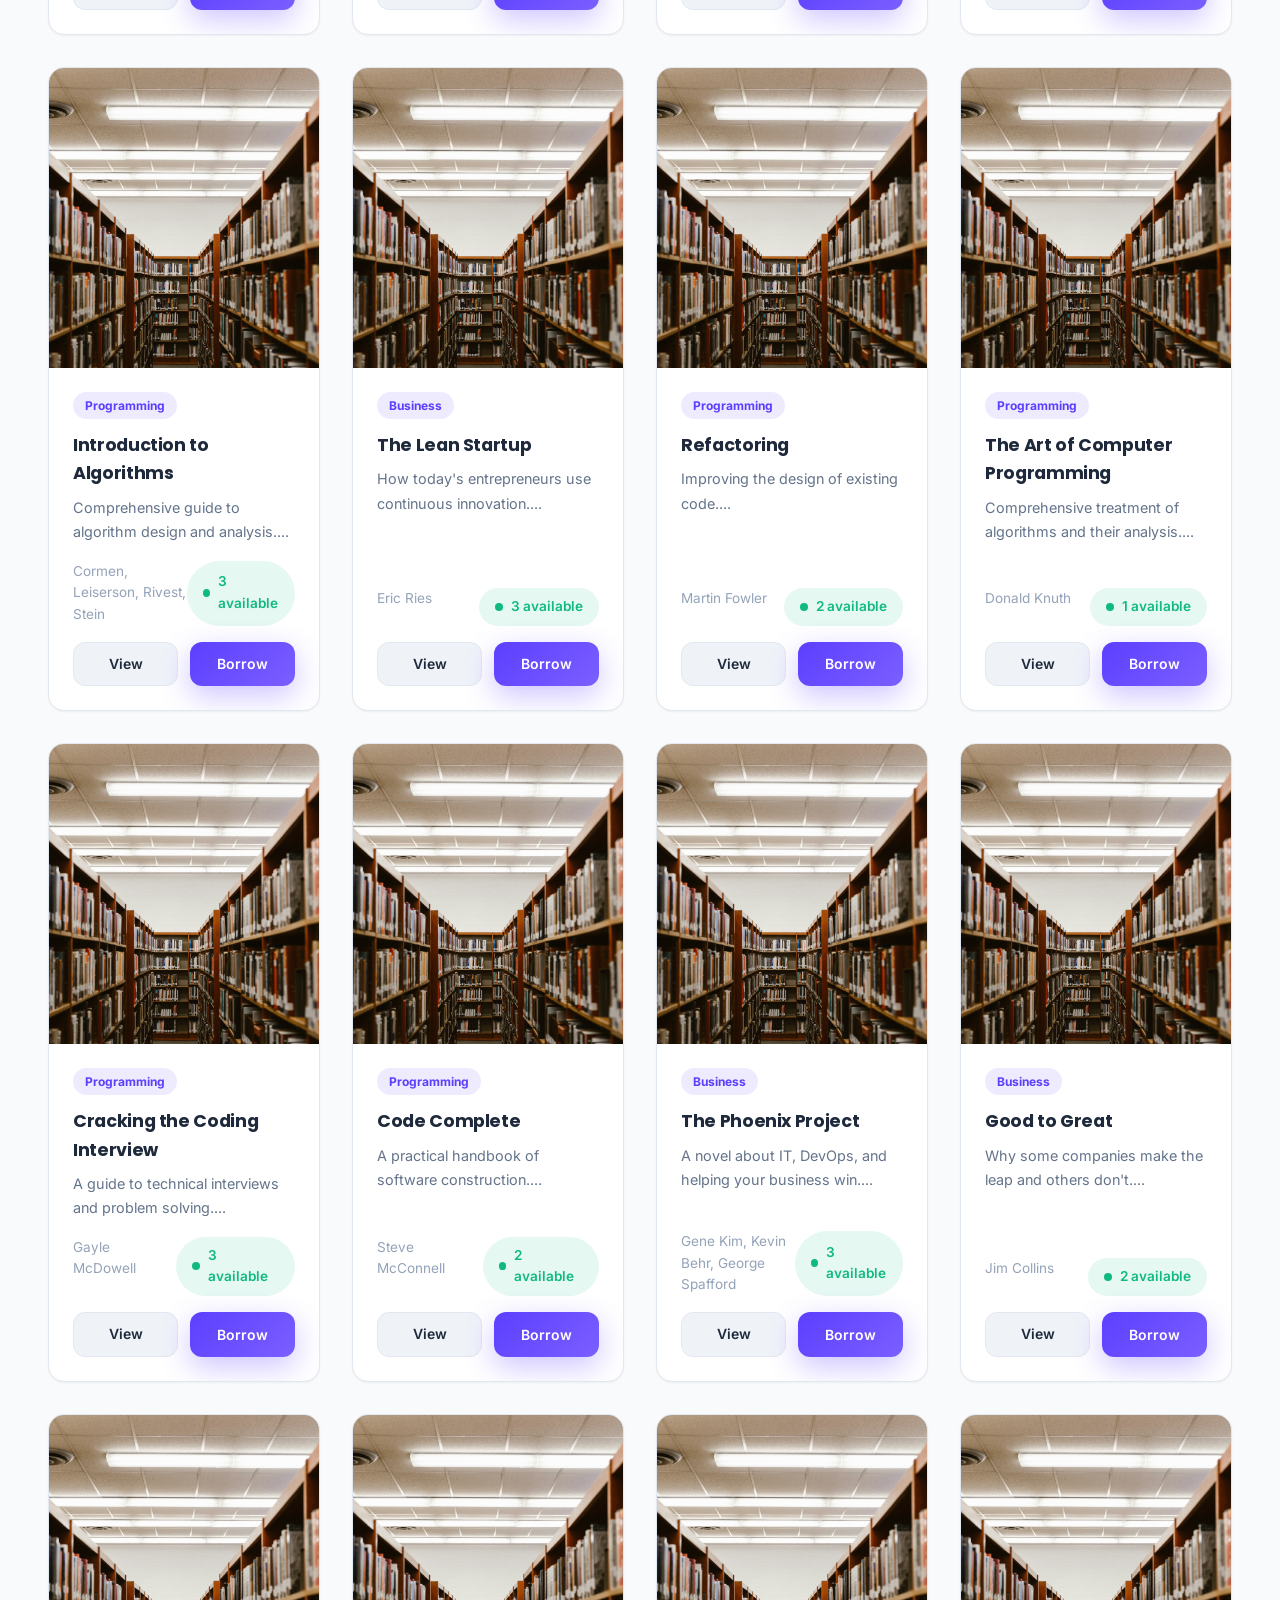
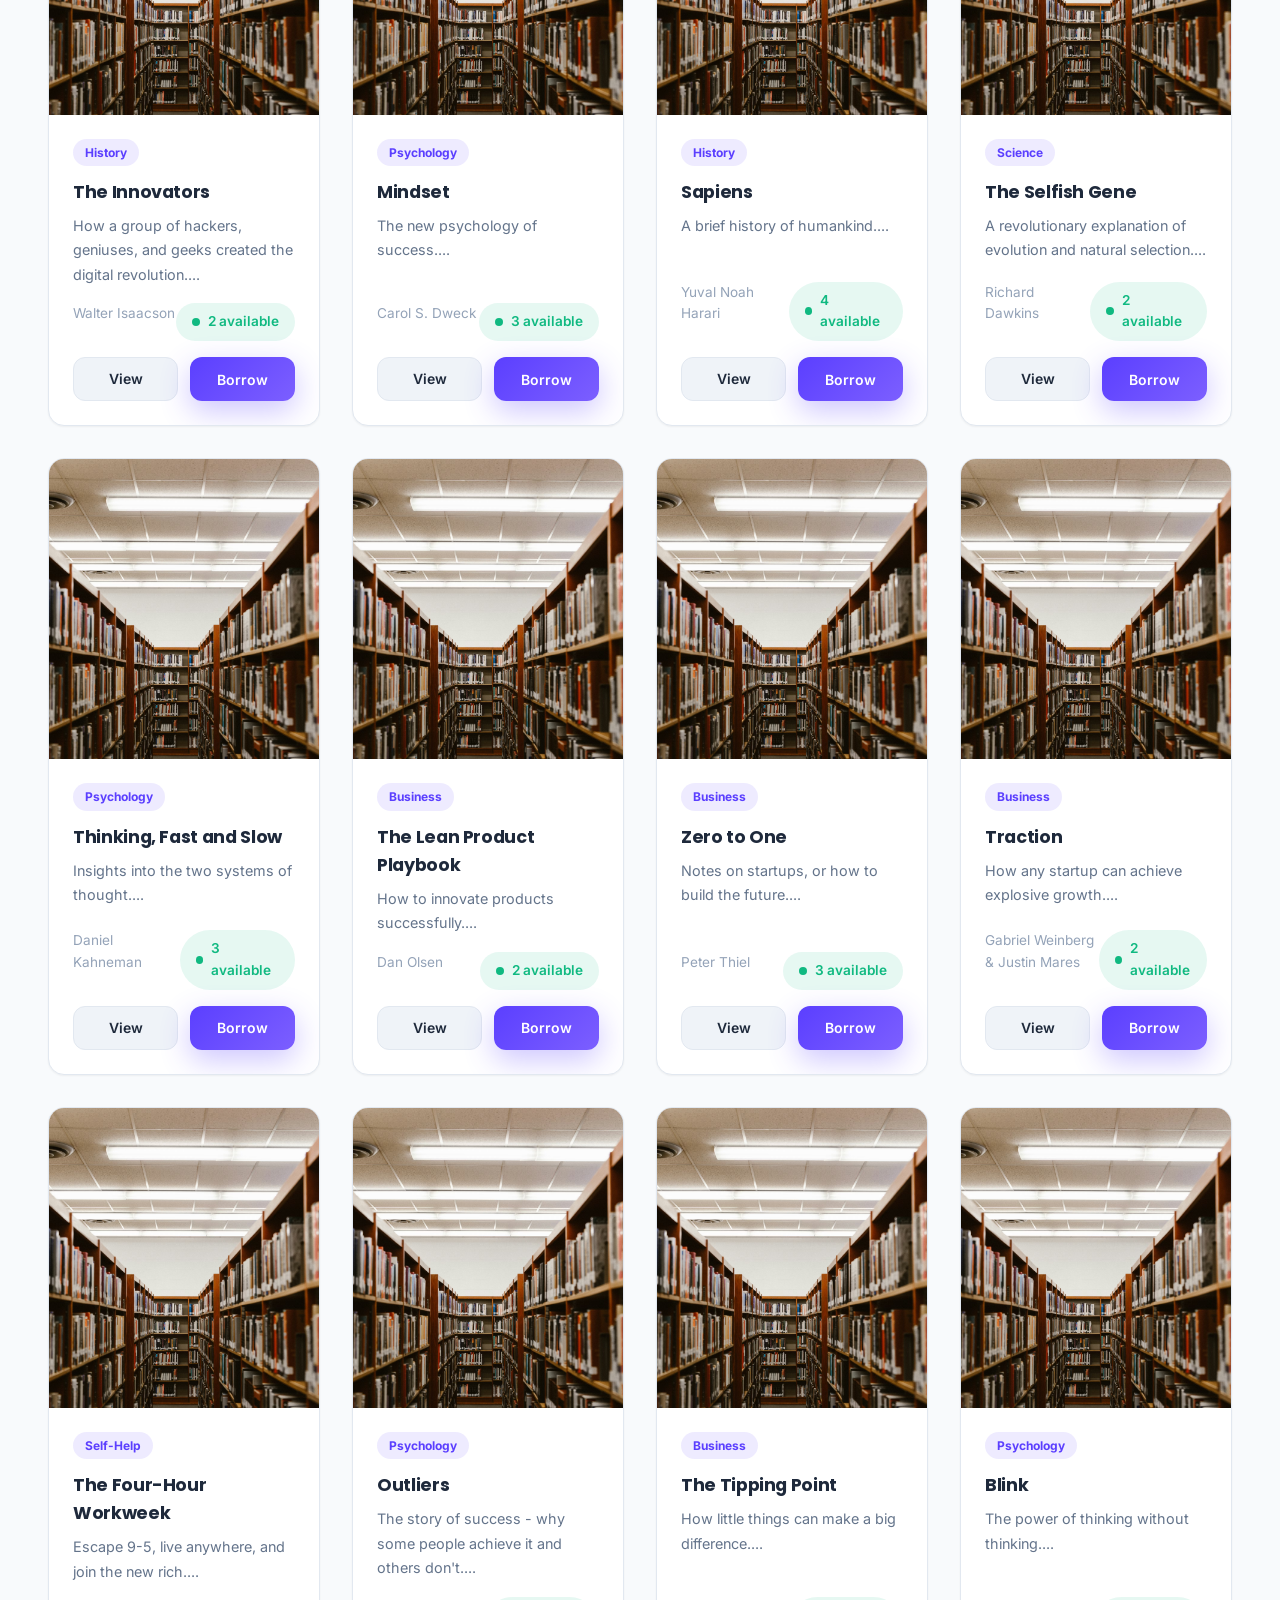
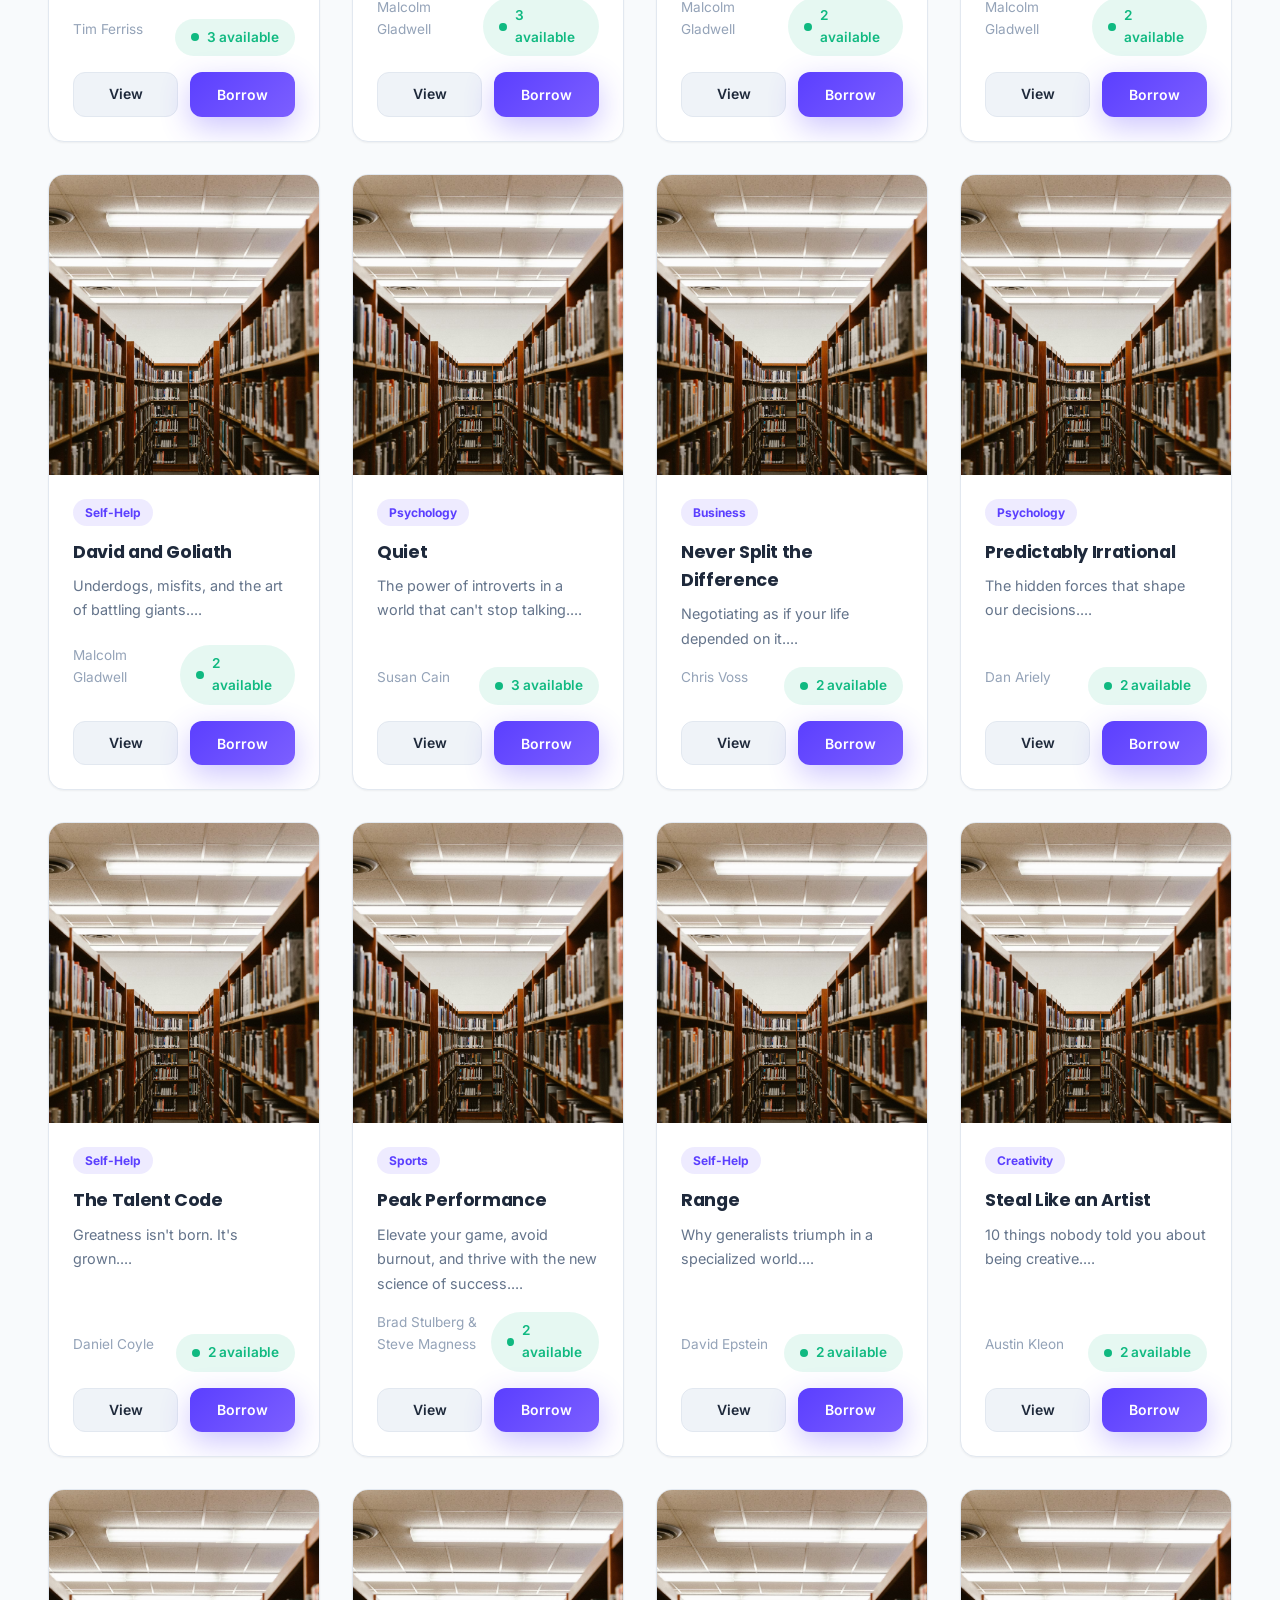
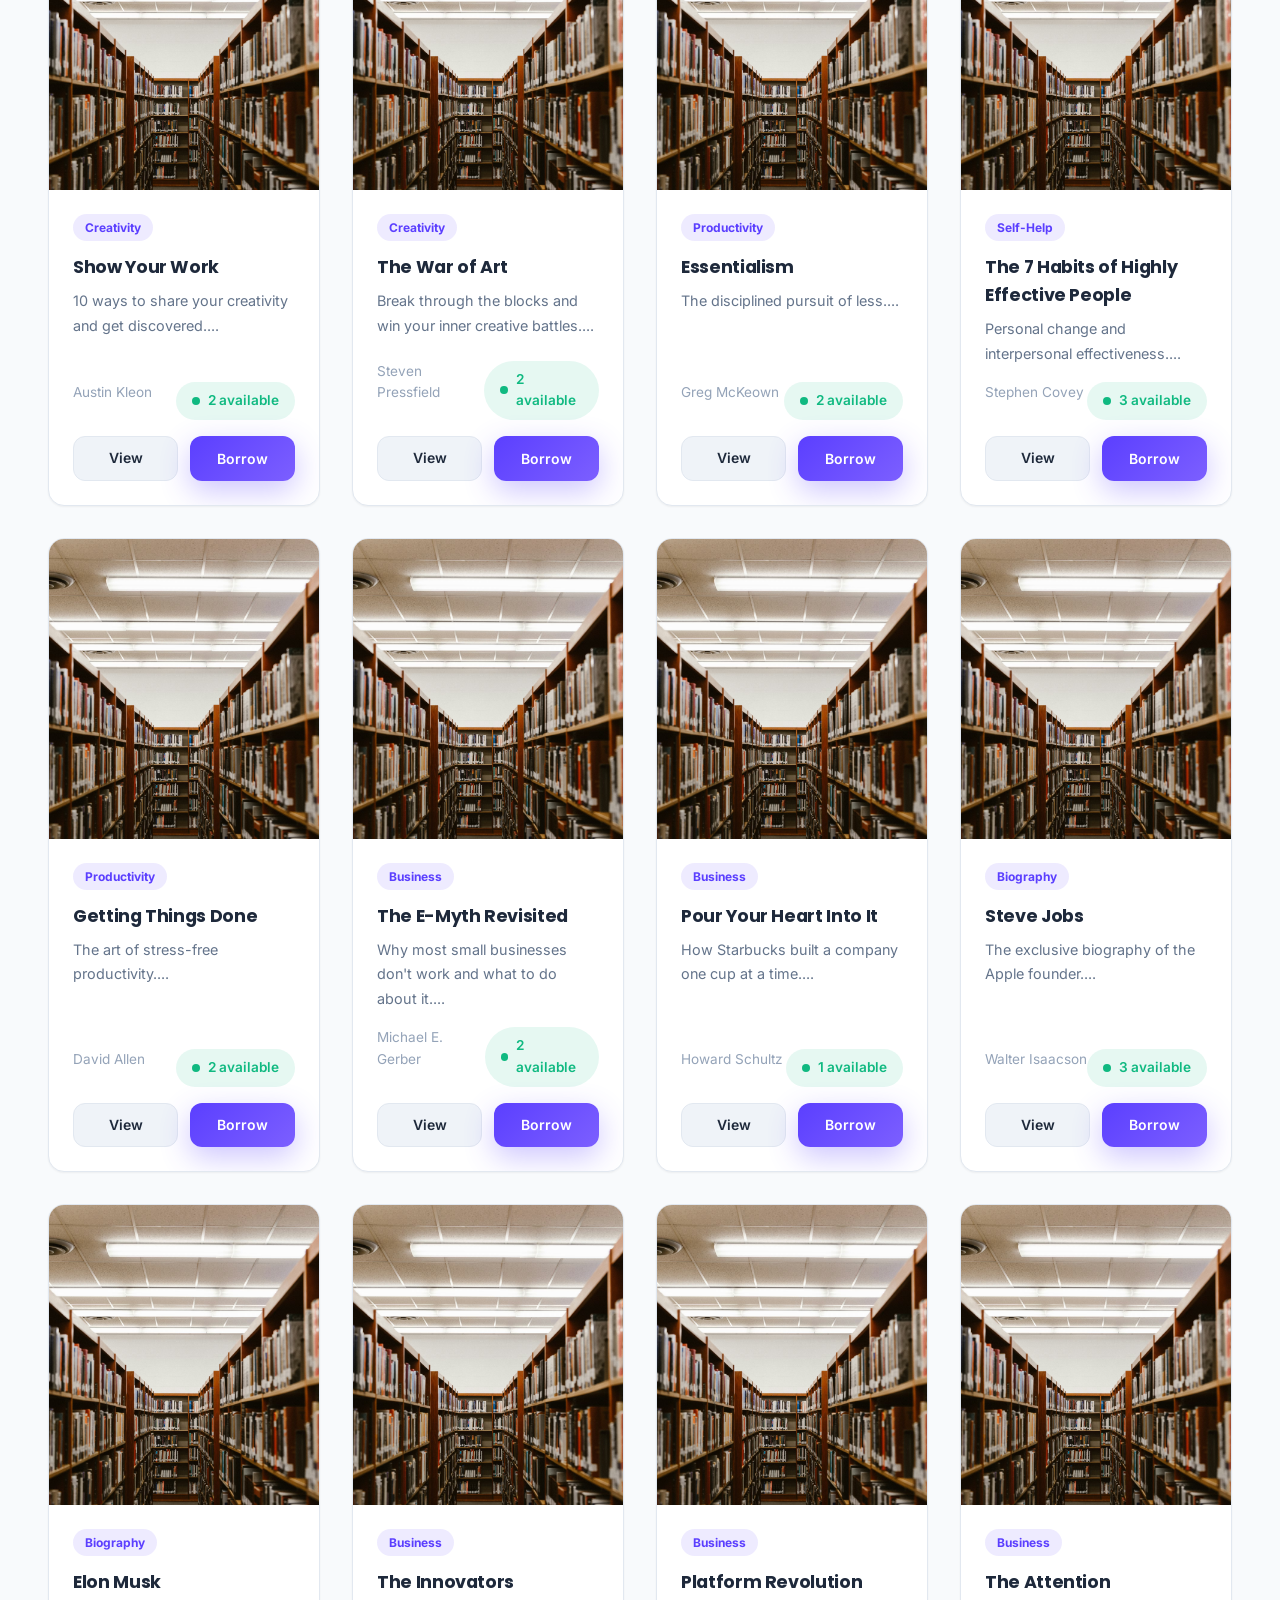
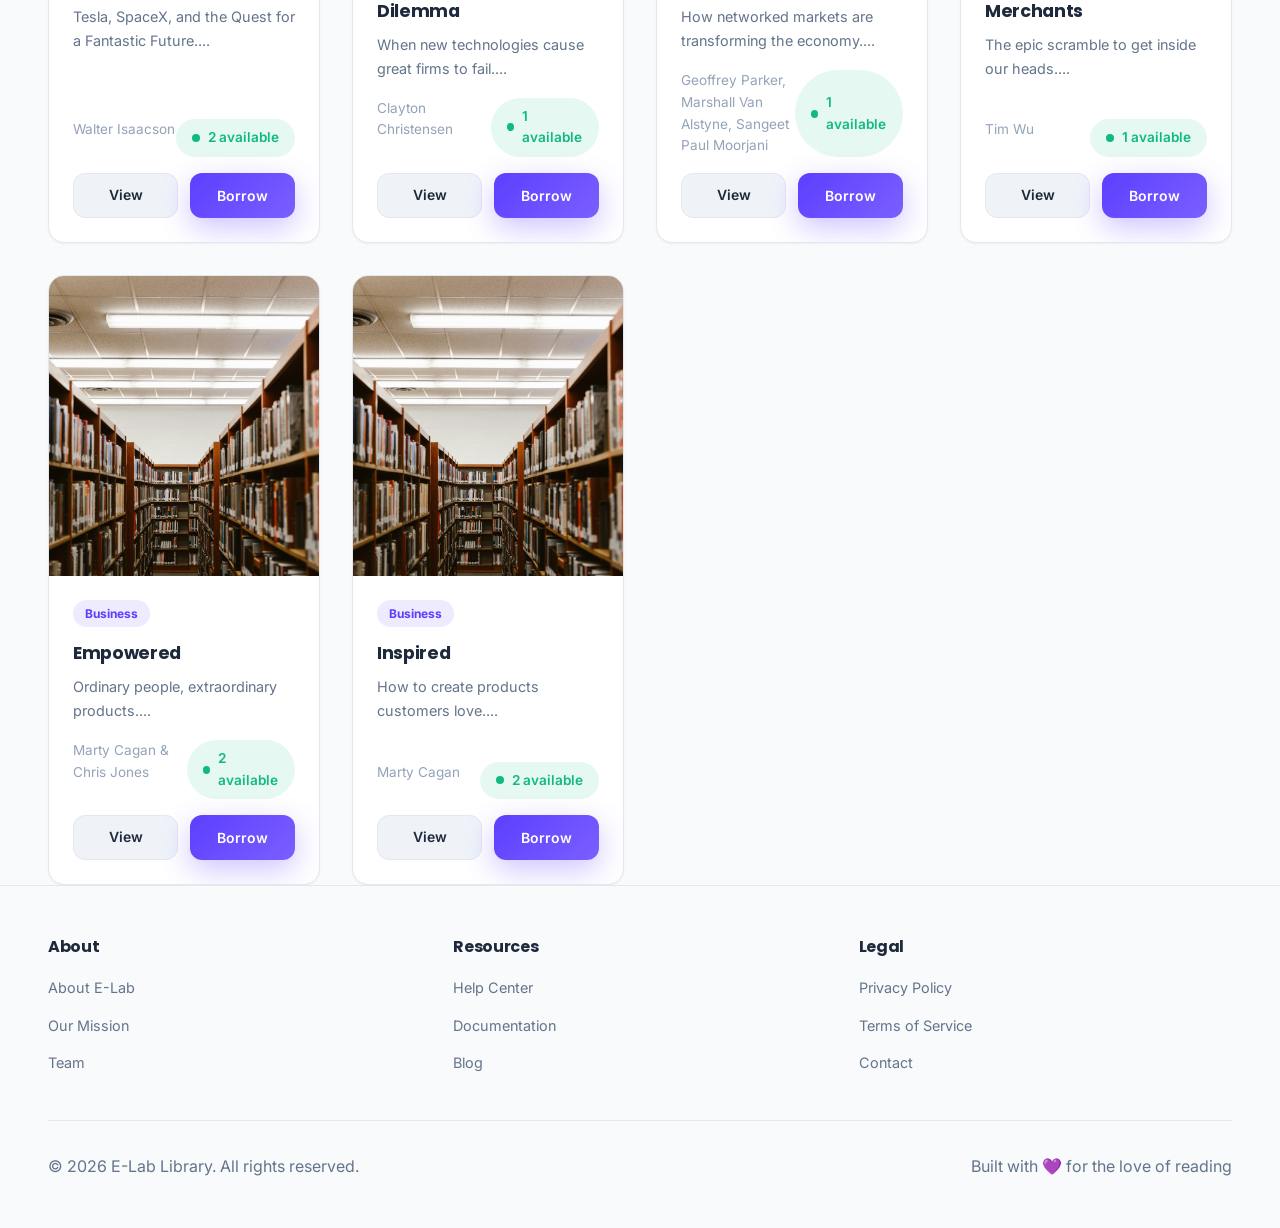
<file: books.html>
<!doctype html>
<html lang="en">
  <head>
    <meta charset="UTF-8" />
    <meta name="viewport" content="width=device-width, initial-scale=1.0" />
    <title>Books - E-Lab Library</title>
    <link rel="stylesheet" href="style.css" />
    <script defer src="script.js"></script>
  </head>
  <body class="books-page">
    <div class="page-wrapper">
      <header>
        <div class="container">
          <nav>
            <a href="index.html" class="logo">📚 E-Lab</a>
            <ul class="nav-links">
              <li><a href="index.html">Home</a></li>
              <li><a href="books.html" class="active">Books</a></li>
              <li><a href="dashboard.html">Dashboard</a></li>
              <li><a href="admin.html">Admin</a></li>
            </ul>
            <div class="nav-right">
              <button class="theme-toggle">🌙</button>
              <a href="dashboard.html" class="btn btn-primary">Dashboard</a>
            </div>
          </nav>
        </div>
      </header>

      <main class="page-content">
        <section class="search-section">
          <div class="container">
            <h1>Browse Our Catalog</h1>
            <p>Discover thousands of books available for borrowing</p>
            <div class="search-bar">
              <input
                id="booksSearch"
                type="search"
                class="search-input"
                placeholder="Search by title, author, ISBN, or category..."
              />
              <select id="booksCategoryFilter" class="filter-select"></select>
              <button id="booksClear" class="btn btn-secondary">Clear</button>
            </div>
          </div>
        </section>

        <section>
          <div class="container">
            <div id="booksGrid" class="card-grid"></div>
          </div>
        </section>
      </main>

      <footer>
        <div class="container">
          <div class="footer-content">
            <div class="footer-section">
              <h4>About</h4>
              <ul>
                <li><a href="#">About E-Lab</a></li>
                <li><a href="#">Our Mission</a></li>
                <li><a href="#">Team</a></li>
              </ul>
            </div>
            <div class="footer-section">
              <h4>Resources</h4>
              <ul>
                <li><a href="#">Help Center</a></li>
                <li><a href="#">Documentation</a></li>
                <li><a href="#">Blog</a></li>
              </ul>
            </div>
            <div class="footer-section">
              <h4>Legal</h4>
              <ul>
                <li><a href="#">Privacy Policy</a></li>
                <li><a href="#">Terms of Service</a></li>
                <li><a href="#">Contact</a></li>
              </ul>
            </div>
          </div>
          <div class="footer-bottom">
            <p>&copy; 2026 E-Lab Library. All rights reserved.</p>
            <p>Built with 💜 for the love of reading</p>
          </div>
        </div>
      </footer>
    </div>

    <div class="toast-container"></div>
  </body>
</html>
</file>
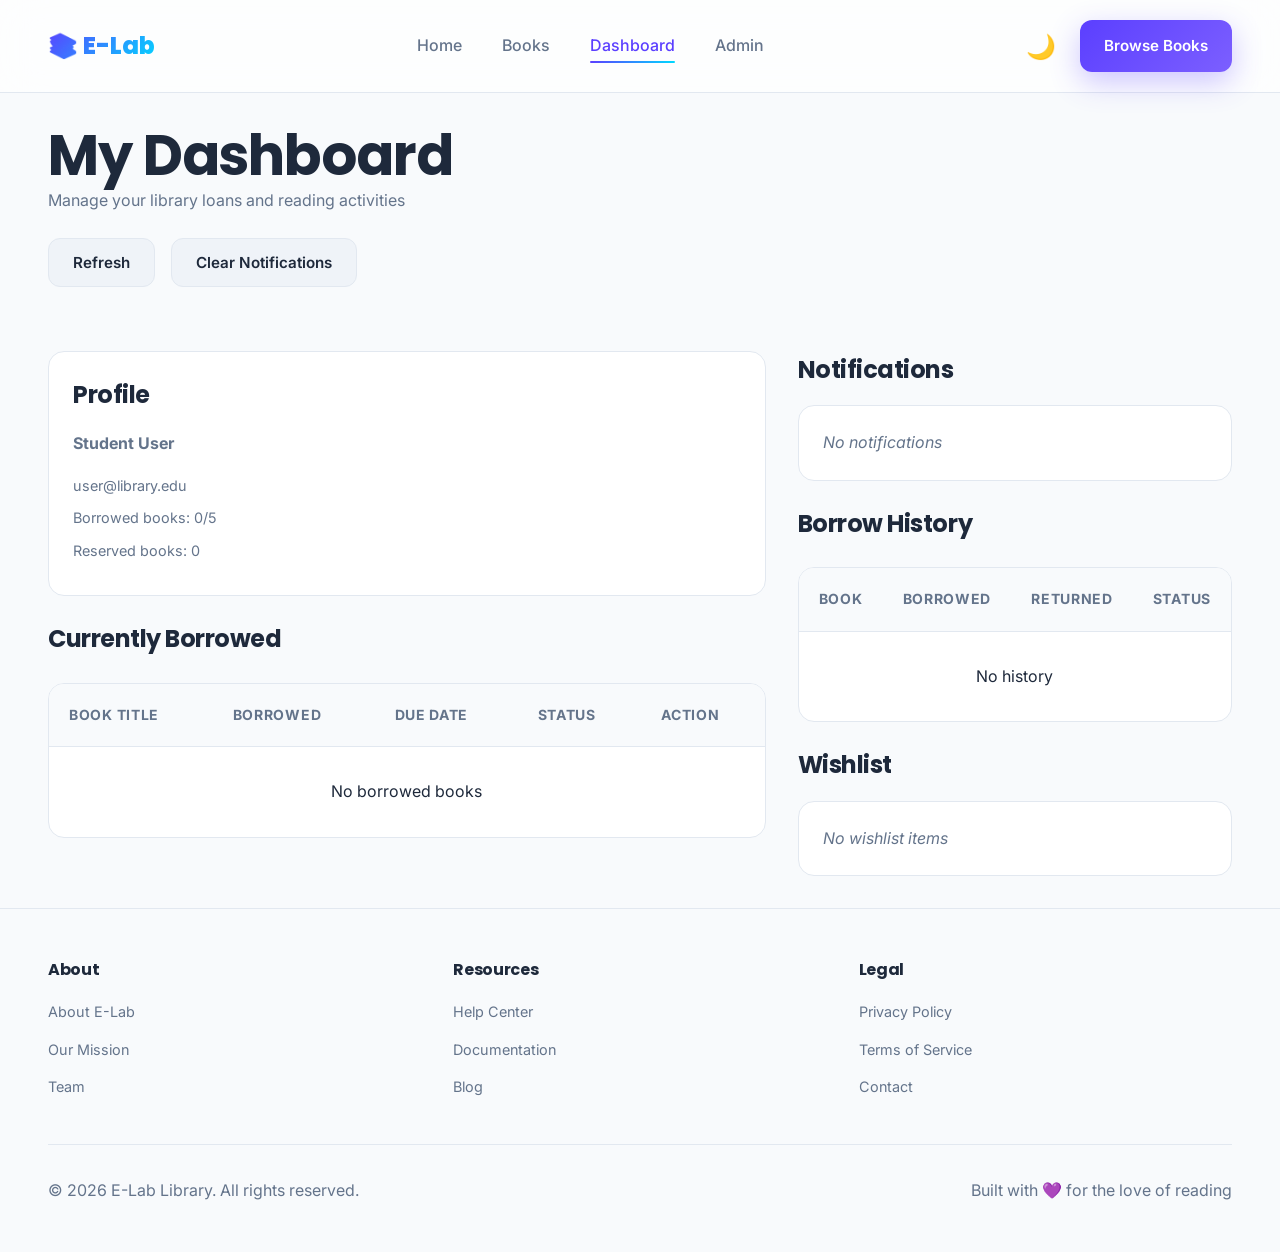
<file: dashboard.html>
<!doctype html>
<html lang="en">
  <head>
    <meta charset="UTF-8" />
    <meta name="viewport" content="width=device-width, initial-scale=1.0" />
    <title>Dashboard - E-Lab Library</title>
    <link rel="stylesheet" href="style.css" />
    <script defer src="script.js"></script>
  </head>
  <body class="dashboard">
    <div class="page-wrapper">
      <header>
        <div class="container">
          <nav>
            <a href="index.html" class="logo">📚 E-Lab</a>
            <ul class="nav-links">
              <li><a href="index.html">Home</a></li>
              <li><a href="books.html">Books</a></li>
              <li><a href="dashboard.html" class="active">Dashboard</a></li>
              <li><a href="admin.html">Admin</a></li>
            </ul>
            <div class="nav-right">
              <button class="theme-toggle">🌙</button>
              <a href="books.html" class="btn btn-primary">Browse Books</a>
            </div>
          </nav>
        </div>
      </header>

      <main class="page-content">
        <div class="container">
          <section style="padding: 2rem 0">
            <h1>My Dashboard</h1>
            <p>Manage your library loans and reading activities</p>
            <div style="display: flex; gap: 1rem; margin-top: 1.5rem">
              <button id="dashboardRefresh" class="btn btn-secondary">
                Refresh
              </button>
              <button
                id="dashboardClearNotifications"
                class="btn btn-secondary"
              >
                Clear Notifications
              </button>
            </div>
          </section>

          <div class="dashboard-grid">
            <div>
              <div class="stat-card" style="margin-bottom: 1.5rem">
                <h3>Profile</h3>
                <p style="margin: 1rem 0">
                  <strong id="profileName">User Name</strong>
                </p>
                <div style="color: var(--text-secondary); font-size: 0.9rem">
                  <p style="margin: 0.5rem 0" id="profileEmail">
                    email@example.com
                  </p>
                  <p style="margin: 0.5rem 0" id="profileBorrowCount">
                    Borrowed: 0/5
                  </p>
                  <p style="margin: 0.5rem 0" id="profileReservedCount">
                    Reserved: 0
                  </p>
                </div>
              </div>

              <div style="margin-bottom: 1.5rem">
                <h3 style="margin-bottom: 1rem">Currently Borrowed</h3>
                <div class="table-container">
                  <table>
                    <thead>
                      <tr>
                        <th>Book Title</th>
                        <th>Borrowed</th>
                        <th>Due Date</th>
                        <th>Status</th>
                        <th>Action</th>
                      </tr>
                    </thead>
                    <tbody id="borrowedTableBody"></tbody>
                  </table>
                </div>
              </div>
            </div>

            <div>
              <div style="margin-bottom: 1.5rem">
                <h3 style="margin-bottom: 1rem">Notifications</h3>
                <div class="stat-card">
                  <ul
                    id="dashboardNotifications"
                    style="list-style: none; padding: 0; margin: 0"
                  >
                    <li style="color: var(--text-secondary)">
                      No notifications
                    </li>
                  </ul>
                </div>
              </div>

              <div style="margin-bottom: 1.5rem">
                <h3 style="margin-bottom: 1rem">Borrow History</h3>
                <div class="table-container">
                  <table>
                    <thead>
                      <tr>
                        <th>Book</th>
                        <th>Borrowed</th>
                        <th>Returned</th>
                        <th>Status</th>
                      </tr>
                    </thead>
                    <tbody id="historyTableBody"></tbody>
                  </table>
                </div>
              </div>

              <div>
                <h3 style="margin-bottom: 1rem">Wishlist</h3>
                <div class="stat-card">
                  <ul
                    id="dashboardWishlist"
                    style="list-style: none; padding: 0; margin: 0"
                  >
                    <li style="color: var(--text-secondary)">
                      No wishlist items
                    </li>
                  </ul>
                </div>
              </div>
            </div>
          </div>
        </div>
      </main>

      <footer>
        <div class="container">
          <div class="footer-content">
            <div class="footer-section">
              <h4>About</h4>
              <ul>
                <li><a href="#">About E-Lab</a></li>
                <li><a href="#">Our Mission</a></li>
                <li><a href="#">Team</a></li>
              </ul>
            </div>
            <div class="footer-section">
              <h4>Resources</h4>
              <ul>
                <li><a href="#">Help Center</a></li>
                <li><a href="#">Documentation</a></li>
                <li><a href="#">Blog</a></li>
              </ul>
            </div>
            <div class="footer-section">
              <h4>Legal</h4>
              <ul>
                <li><a href="#">Privacy Policy</a></li>
                <li><a href="#">Terms of Service</a></li>
                <li><a href="#">Contact</a></li>
              </ul>
            </div>
          </div>
          <div class="footer-bottom">
            <p>&copy; 2026 E-Lab Library. All rights reserved.</p>
            <p>Built with 💜 for the love of reading</p>
          </div>
        </div>
      </footer>
    </div>

    <div class="toast-container"></div>
  </body>
</html>
</file>
<file: style.css>
@import url("https://fonts.googleapis.com/css2?family=Inter:wght@300;400;500;600;700;800&family=Poppins:wght@600;700;800&display=swap");

:root {
  --primary: #5b3fff;
  --primary-light: #7c5fff;
  --primary-dark: #3d22cc;
  --secondary: #00d9ff;
  --accent: #ff6b6b;
  --success: #10b981;
  --warning: #f59e0b;
  --danger: #ef4444;

  --bg-primary: #ffffff;
  --bg-secondary: #f8fafc;
  --bg-tertiary: #eff3f8;
  --bg-dark: #0f172a;
  --bg-dark-secondary: #1e293b;
  --bg-dark-tertiary: #334155;

  --text-primary: #1e293b;
  --text-secondary: #64748b;
  --text-tertiary: #94a3b8;
  --text-light: #cbd5e1;

  --border-color: #e2e8f0;
  --border-color-dark: #475569;

  --shadow-sm: 0 1px 2px 0 rgba(0, 0, 0, 0.05);
  --shadow-md: 0 4px 6px -1px rgba(0, 0, 0, 0.1);
  --shadow-lg: 0 10px 15px -3px rgba(0, 0, 0, 0.1);
  --shadow-xl: 0 20px 25px -5px rgba(0, 0, 0, 0.1);
  --shadow-2xl: 0 25px 50px -12px rgba(0, 0, 0, 0.25);
}

.dark-mode {
  --bg-primary: #0f172a;
  --bg-secondary: #1e293b;
  --bg-tertiary: #334155;
  --text-primary: #f1f5f9;
  --text-secondary: #cbd5e1;
  --text-tertiary: #94a3b8;
  --border-color: #334155;
  --shadow-xl: 0 20px 25px -5px rgba(0, 0, 0, 0.3);
}

* {
  margin: 0;
  padding: 0;
  box-sizing: border-box;
}

html {
  scroll-behavior: smooth;
}

body {
  font-family:
    "Inter",
    system-ui,
    -apple-system,
    sans-serif;
  background-color: var(--bg-secondary);
  color: var(--text-primary);
  transition:
    background-color 0.3s ease,
    color 0.3s ease;
  line-height: 1.6;
}

/* Typography */
h1,
h2,
h3,
h4,
h5,
h6 {
  font-family: "Poppins", sans-serif;
  font-weight: 700;
  letter-spacing: -0.02em;
}

h1 {
  font-size: clamp(2rem, 5vw, 3.5rem);
  line-height: 1.1;
}

h2 {
  font-size: clamp(1.5rem, 3vw, 2.5rem);
  line-height: 1.2;
}

h3 {
  font-size: 1.5rem;
}

p {
  color: var(--text-secondary);
  line-height: 1.7;
}

/* Links & Buttons */
a {
  color: var(--primary);
  text-decoration: none;
  transition: color 0.2s ease;
}

a:hover {
  color: var(--primary-light);
}

button {
  font-family: inherit;
  cursor: pointer;
  transition: all 0.3s cubic-bezier(0.4, 0, 0.2, 1);
  border: none;
}

.btn {
  padding: 0.875rem 1.5rem;
  border-radius: 12px;
  font-weight: 600;
  font-size: 0.95rem;
  display: inline-flex;
  align-items: center;
  justify-content: center;
  gap: 0.5rem;
  white-space: nowrap;
  transition: all 0.3s cubic-bezier(0.4, 0, 0.2, 1);
  border: none;
  cursor: pointer;
}

.btn-primary {
  background: linear-gradient(135deg, var(--primary), var(--primary-light));
  color: white;
  box-shadow: 0 10px 30px rgba(91, 63, 255, 0.3);
}

.btn-primary:hover {
  transform: translateY(-2px);
  box-shadow: 0 15px 40px rgba(91, 63, 255, 0.4);
}

.btn-secondary {
  background: var(--bg-tertiary);
  color: var(--text-primary);
  border: 1px solid var(--border-color);
}

.btn-secondary:hover {
  background: var(--border-color);
  transform: translateY(-2px);
}

.btn-sm {
  padding: 0.5rem 1rem;
  font-size: 0.875rem;
}

.btn-lg {
  padding: 1.125rem 2rem;
  font-size: 1rem;
}

.btn-icon {
  width: 48px;
  height: 48px;
  border-radius: 50%;
  display: flex;
  align-items: center;
  justify-content: center;
  background: var(--bg-tertiary);
  color: var(--text-primary);
}

.btn-icon:hover {
  background: var(--border-color);
}

/* Layout */
.container {
  max-width: 1400px;
  margin: 0 auto;
  padding: 0 clamp(1.25rem, 4vw, 3rem);
}

.page-wrapper {
  min-height: 100vh;
  display: flex;
  flex-direction: column;
}

.page-content {
  flex: 1;
}

/* Header & Navigation */
header {
  position: sticky;
  top: 0;
  z-index: 100;
  background: rgba(255, 255, 255, 0.7);
  backdrop-filter: blur(20px);
  border-bottom: 1px solid var(--border-color);
  padding: 1.25rem 0;
  transition: all 0.3s ease;
}

.dark-mode header {
  background: rgba(15, 23, 42, 0.7);
}

nav {
  display: flex;
  justify-content: space-between;
  align-items: center;
  gap: 2rem;
}

.logo {
  font-family: "Poppins", sans-serif;
  font-size: 1.5rem;
  font-weight: 800;
  background: linear-gradient(135deg, var(--primary), var(--secondary));
  -webkit-background-clip: text;
  -webkit-text-fill-color: transparent;
  background-clip: text;
  display: flex;
  align-items: center;
  gap: 0.5rem;
}

.nav-links {
  display: flex;
  gap: 2.5rem;
  align-items: center;
  list-style: none;
}

.nav-links a {
  font-weight: 500;
  color: var(--text-secondary);
  transition: color 0.2s ease;
  position: relative;
}

.nav-links a:hover,
.nav-links a.active {
  color: var(--primary);
}

.nav-links a.active::after {
  content: "";
  position: absolute;
  bottom: -8px;
  left: 0;
  width: 100%;
  height: 2px;
  background: linear-gradient(90deg, var(--primary), var(--secondary));
  border-radius: 1px;
}

.nav-right {
  display: flex;
  align-items: center;
  gap: 1.5rem;
}

.theme-toggle {
  background: none;
  border: none;
  font-size: 1.5rem;
  cursor: pointer;
  transition: transform 0.2s ease;
}

.theme-toggle:hover {
  transform: rotate(20deg);
}

/* Hero Section */
.hero {
  padding: 6rem 0;
  background: linear-gradient(
    135deg,
    var(--bg-secondary) 0%,
    var(--bg-tertiary) 100%
  );
  position: relative;
  overflow: hidden;
}

.hero::before {
  content: "";
  position: absolute;
  top: -50%;
  right: -20%;
  width: 500px;
  height: 500px;
  background: radial-gradient(
    circle,
    rgba(91, 63, 255, 0.15) 0%,
    transparent 70%
  );
  border-radius: 50%;
  z-index: 0;
}

.hero::after {
  content: "";
  position: absolute;
  bottom: -50%;
  left: -20%;
  width: 400px;
  height: 400px;
  background: radial-gradient(
    circle,
    rgba(0, 217, 255, 0.1) 0%,
    transparent 70%
  );
  border-radius: 50%;
  z-index: 0;
}

.hero-content {
  position: relative;
  z-index: 1;
  display: grid;
  grid-template-columns: 1fr 1fr;
  gap: 3rem;
  align-items: center;
}

.hero-text h1 {
  margin-bottom: 1.5rem;
  background: linear-gradient(135deg, var(--text-primary), var(--primary));
  -webkit-background-clip: text;
  -webkit-text-fill-color: transparent;
  background-clip: text;
}

.hero-text p {
  font-size: 1.1rem;
  margin-bottom: 2rem;
  max-width: 500px;
}

.hero-actions {
  display: flex;
  gap: 1rem;
  flex-wrap: wrap;
}

.hero-image {
  position: relative;
  border-radius: 24px;
  overflow: hidden;
  box-shadow: var(--shadow-2xl);
  backdrop-filter: blur(10px);
  border: 1px solid rgba(255, 255, 255, 0.3);
}

.hero-image img {
  width: 100%;
  height: auto;
  display: block;
}

/* Featured Section */
.featured-section {
  padding: 4rem 0;
}

.section-header {
  text-align: center;
  margin-bottom: 3rem;
}

.section-header p {
  color: var(--primary);
  font-weight: 600;
  text-transform: uppercase;
  letter-spacing: 0.1em;
  font-size: 0.875rem;
  margin-bottom: 1rem;
}

.section-header h2 {
  margin-bottom: 1rem;
}

.section-header .description {
  color: var(--text-secondary);
  max-width: 600px;
  margin: 0 auto;
}

/* Card Grid */
.card-grid {
  display: grid;
  grid-template-columns: repeat(auto-fill, minmax(260px, 1fr));
  gap: 2rem;
  margin-top: 2rem;
}

.card {
  background: var(--bg-primary);
  border: 1px solid var(--border-color);
  border-radius: 16px;
  overflow: hidden;
  transition: all 0.3s cubic-bezier(0.4, 0, 0.2, 1);
  box-shadow: var(--shadow-sm);
  cursor: pointer;
  display: flex;
  flex-direction: column;
}

.card:hover {
  transform: translateY(-8px);
  box-shadow: var(--shadow-lg);
  border-color: var(--primary);
}

.card-image {
  width: 100%;
  height: 300px;
  object-fit: cover;
  background: linear-gradient(135deg, var(--bg-secondary), var(--bg-tertiary));
}

.card-content {
  padding: 1.5rem;
  display: flex;
  flex-direction: column;
  flex: 1;
}

.card-category {
  display: inline-block;
  font-size: 0.75rem;
  font-weight: 700;
  color: var(--primary);
  background: rgba(91, 63, 255, 0.1);
  padding: 0.25rem 0.75rem;
  border-radius: 999px;
  margin-bottom: 0.75rem;
  width: fit-content;
}

.card h3 {
  margin-bottom: 0.5rem;
  font-size: 1.1rem;
  color: var(--text-primary);
}

.card p {
  font-size: 0.9rem;
  margin-bottom: 1rem;
  flex: 1;
}

.card-meta {
  display: flex;
  justify-content: space-between;
  font-size: 0.85rem;
  color: var(--text-tertiary);
  margin-bottom: 1rem;
}

.card-actions {
  display: grid;
  grid-template-columns: 1fr 1fr;
  gap: 0.75rem;
}

.card-actions .btn {
  padding: 0.625rem 1rem;
  font-size: 0.875rem;
}

/* Search & Filter */
.search-section {
  padding: 2rem 0;
  display: flex;
  flex-direction: column;
  gap: 1.5rem;
}

.search-bar {
  display: flex;
  gap: 1rem;
  align-items: center;
}

.search-input {
  flex: 1;
  padding: 1rem;
  border: 1px solid var(--border-color);
  border-radius: 12px;
  background: var(--bg-primary);
  color: var(--text-primary);
  font-size: 1rem;
  transition: all 0.3s ease;
}

.search-input:focus {
  outline: none;
  border-color: var(--primary);
  box-shadow: 0 0 0 3px rgba(91, 63, 255, 0.1);
}

.filter-select {
  padding: 1rem 1.5rem;
  border: 1px solid var(--border-color);
  border-radius: 12px;
  background: var(--bg-primary);
  color: var(--text-primary);
  cursor: pointer;
  transition: all 0.3s ease;
}

.filter-select:focus {
  outline: none;
  border-color: var(--primary);
}

/* Book Details */
.book-details-container {
  display: grid;
  grid-template-columns: 1fr 1.2fr;
  gap: 3rem;
  padding: 3rem 0;
  align-items: start;
}

.book-cover-container {
  position: sticky;
  top: 100px;
}

.book-cover {
  width: 100%;
  border-radius: 20px;
  overflow: hidden;
  box-shadow: var(--shadow-2xl);
  border: 1px solid var(--border-color);
}

.book-cover img {
  width: 100%;
  height: auto;
  display: block;
}

.book-info {
  padding: 2rem 0;
}

.book-info-badge {
  display: inline-block;
  background: rgba(91, 63, 255, 0.1);
  color: var(--primary);
  padding: 0.5rem 1rem;
  border-radius: 999px;
  font-size: 0.875rem;
  font-weight: 600;
  margin-bottom: 1rem;
}

.book-info h1 {
  margin-bottom: 1rem;
}

.book-info > p {
  font-size: 1.05rem;
  margin-bottom: 2rem;
  line-height: 1.8;
}

.book-meta {
  display: grid;
  grid-template-columns: repeat(auto-fit, minmax(150px, 1fr));
  gap: 1.5rem;
  margin: 2rem 0;
  padding: 2rem 0;
  border-top: 1px solid var(--border-color);
  border-bottom: 1px solid var(--border-color);
}

.meta-item {
  display: flex;
  flex-direction: column;
}

.meta-item span:first-child {
  font-size: 0.875rem;
  color: var(--text-secondary);
  margin-bottom: 0.5rem;
}

.meta-item span:last-child {
  font-size: 1.25rem;
  font-weight: 700;
  color: var(--text-primary);
}

.book-actions {
  display: grid;
  grid-template-columns: 1fr 1fr;
  gap: 1rem;
  margin: 2rem 0;
}

.book-reviews {
  margin-top: 2rem;
}

.review-item {
  padding: 1.5rem;
  background: var(--bg-secondary);
  border-radius: 12px;
  margin-bottom: 1rem;
}

.review-item p {
  margin-top: 0.5rem;
  font-style: italic;
}

/* Dashboard */
.dashboard-grid {
  display: grid;
  grid-template-columns: 2fr 1fr;
  gap: 2rem;
  padding: 2rem 0;
}

.stats-container {
  display: grid;
  grid-template-columns: repeat(auto-fit, minmax(200px, 1fr));
  gap: 1.5rem;
  margin-bottom: 2rem;
}

.stat-card {
  background: var(--bg-primary);
  border: 1px solid var(--border-color);
  border-radius: 16px;
  padding: 1.5rem;
  transition: all 0.3s ease;
}

.stat-card:hover {
  transform: translateY(-4px);
  box-shadow: var(--shadow-lg);
}

.stat-icon {
  font-size: 2rem;
  margin-bottom: 1rem;
}

.stat-value {
  font-size: 2rem;
  font-weight: 800;
  color: var(--primary);
  margin-bottom: 0.5rem;
}

.stat-label {
  color: var(--text-secondary);
  font-size: 0.9rem;
}

/* Table */
.table-container {
  background: var(--bg-primary);
  border: 1px solid var(--border-color);
  border-radius: 16px;
  overflow: hidden;
  margin-top: 1.5rem;
}

table {
  width: 100%;
  border-collapse: collapse;
}

thead {
  background: var(--bg-secondary);
  border-bottom: 1px solid var(--border-color);
}

th {
  padding: 1.25rem;
  text-align: left;
  font-weight: 700;
  font-size: 0.875rem;
  color: var(--text-secondary);
  text-transform: uppercase;
  letter-spacing: 0.05em;
}

td {
  padding: 1.25rem;
  border-bottom: 1px solid var(--border-color);
}

tr:hover {
  background: var(--bg-secondary);
}

tbody tr:last-child td {
  border-bottom: none;
}

/* Status Badge */
.status-badge {
  display: inline-flex;
  align-items: center;
  padding: 0.5rem 1rem;
  border-radius: 999px;
  font-size: 0.85rem;
  font-weight: 600;
}

.status-active {
  background: rgba(16, 185, 129, 0.1);
  color: var(--success);
}

.status-pending {
  background: rgba(245, 158, 11, 0.1);
  color: var(--warning);
}

.status-overdue {
  background: rgba(239, 68, 68, 0.1);
  color: var(--danger);
}

/* Form Elements */
.form-group {
  margin-bottom: 1.5rem;
}

.form-group label {
  display: block;
  margin-bottom: 0.5rem;
  font-weight: 600;
  color: var(--text-primary);
}

.form-group input,
.form-group textarea,
.form-group select {
  width: 100%;
  padding: 1rem;
  border: 1px solid var(--border-color);
  border-radius: 12px;
  background: var(--bg-primary);
  color: var(--text-primary);
  font-family: inherit;
  transition: all 0.3s ease;
}

.form-group input:focus,
.form-group textarea:focus,
.form-group select:focus {
  outline: none;
  border-color: var(--primary);
  box-shadow: 0 0 0 3px rgba(91, 63, 255, 0.1);
}

.form-grid {
  display: grid;
  grid-template-columns: 1fr 1fr;
  gap: 1.5rem;
}

/* Footer */
footer {
  background: var(--bg-secondary);
  border-top: 1px solid var(--border-color);
  padding: 3rem 0;
  margin-top: auto;
}

.footer-content {
  display: grid;
  grid-template-columns: repeat(auto-fit, minmax(250px, 1fr));
  gap: 2rem;
  margin-bottom: 2rem;
}

.footer-section h4 {
  margin-bottom: 1rem;
  color: var(--text-primary);
}

.footer-section ul {
  list-style: none;
}

.footer-section ul li {
  margin-bottom: 0.75rem;
}

.footer-section ul li a {
  color: var(--text-secondary);
  font-size: 0.9rem;
}

.footer-section ul li a:hover {
  color: var(--primary);
}

.footer-bottom {
  border-top: 1px solid var(--border-color);
  padding-top: 2rem;
  display: flex;
  justify-content: space-between;
  align-items: center;
  flex-wrap: wrap;
}

/* Notifications/Toast */
.toast {
  position: fixed;
  bottom: 2rem;
  right: 2rem;
  background: var(--bg-primary);
  border-left: 4px solid var(--primary);
  border-radius: 12px;
  padding: 1.5rem;
  box-shadow: var(--shadow-lg);
  z-index: 1000;
  animation: slideUp 0.3s ease;
  max-width: 400px;
}

.toast.success {
  border-left-color: var(--success);
}

.toast.error {
  border-left-color: var(--danger);
}

.toast.warning {
  border-left-color: var(--warning);
}

@keyframes slideUp {
  from {
    opacity: 0;
    transform: translateY(20px);
  }
  to {
    opacity: 1;
    transform: translateY(0);
  }
}

/* Availability Status */
.availability {
  display: inline-flex;
  align-items: center;
  gap: 0.5rem;
  padding: 0.5rem 1rem;
  border-radius: 999px;
  font-size: 0.85rem;
  font-weight: 600;
}

.availability.available {
  background: rgba(16, 185, 129, 0.1);
  color: var(--success);
}

.availability.unavailable {
  background: rgba(239, 68, 68, 0.1);
  color: var(--danger);
}

.availability::before {
  content: "";
  width: 8px;
  height: 8px;
  border-radius: 50%;
  background: currentColor;
}

/* Responsive */
@media (max-width: 1024px) {
  .hero-content {
    grid-template-columns: 1fr;
    gap: 2rem;
  }

  .book-details-container {
    grid-template-columns: 1fr;
  }

  .dashboard-grid {
    grid-template-columns: 1fr;
  }

  .form-grid {
    grid-template-columns: 1fr;
  }

  .card-actions {
    grid-template-columns: 1fr;
  }
}

@media (max-width: 768px) {
  h1 {
    font-size: 1.75rem;
  }

  h2 {
    font-size: 1.5rem;
  }

  .nav-links {
    display: none;
  }

  .card-grid {
    grid-template-columns: 1fr;
  }

  .stats-container {
    grid-template-columns: 1fr;
  }

  .hero-actions {
    flex-direction: column;
  }

  .hero-actions .btn {
    width: 100%;
  }

  .table-container {
    overflow-x: auto;
  }

  th,
  td {
    padding: 1rem 0.75rem;
    font-size: 0.85rem;
  }

  .footer-content {
    grid-template-columns: 1fr;
  }

  .footer-bottom {
    flex-direction: column;
    gap: 1rem;
  }

  .toast {
    right: 1rem;
    left: 1rem;
    max-width: none;
  }
}

/* Animations */
@keyframes fadeIn {
  from {
    opacity: 0;
  }
  to {
    opacity: 1;
  }
}

@keyframes slideDown {
  from {
    opacity: 0;
    transform: translateY(-20px);
  }
  to {
    opacity: 1;
    transform: translateY(0);
  }
}

.fade-in {
  animation: fadeIn 0.5s ease;
}

.slide-down {
  animation: slideDown 0.5s ease;
}

/* Loading State */
.loading {
  opacity: 0.6;
  pointer-events: none;
}

.spinner {
  border: 3px solid var(--bg-tertiary);
  border-top: 3px solid var(--primary);
  border-radius: 50%;
  width: 24px;
  height: 24px;
  animation: spin 1s linear infinite;
}

@keyframes spin {
  to {
    transform: rotate(360deg);
  }
}
</file>
